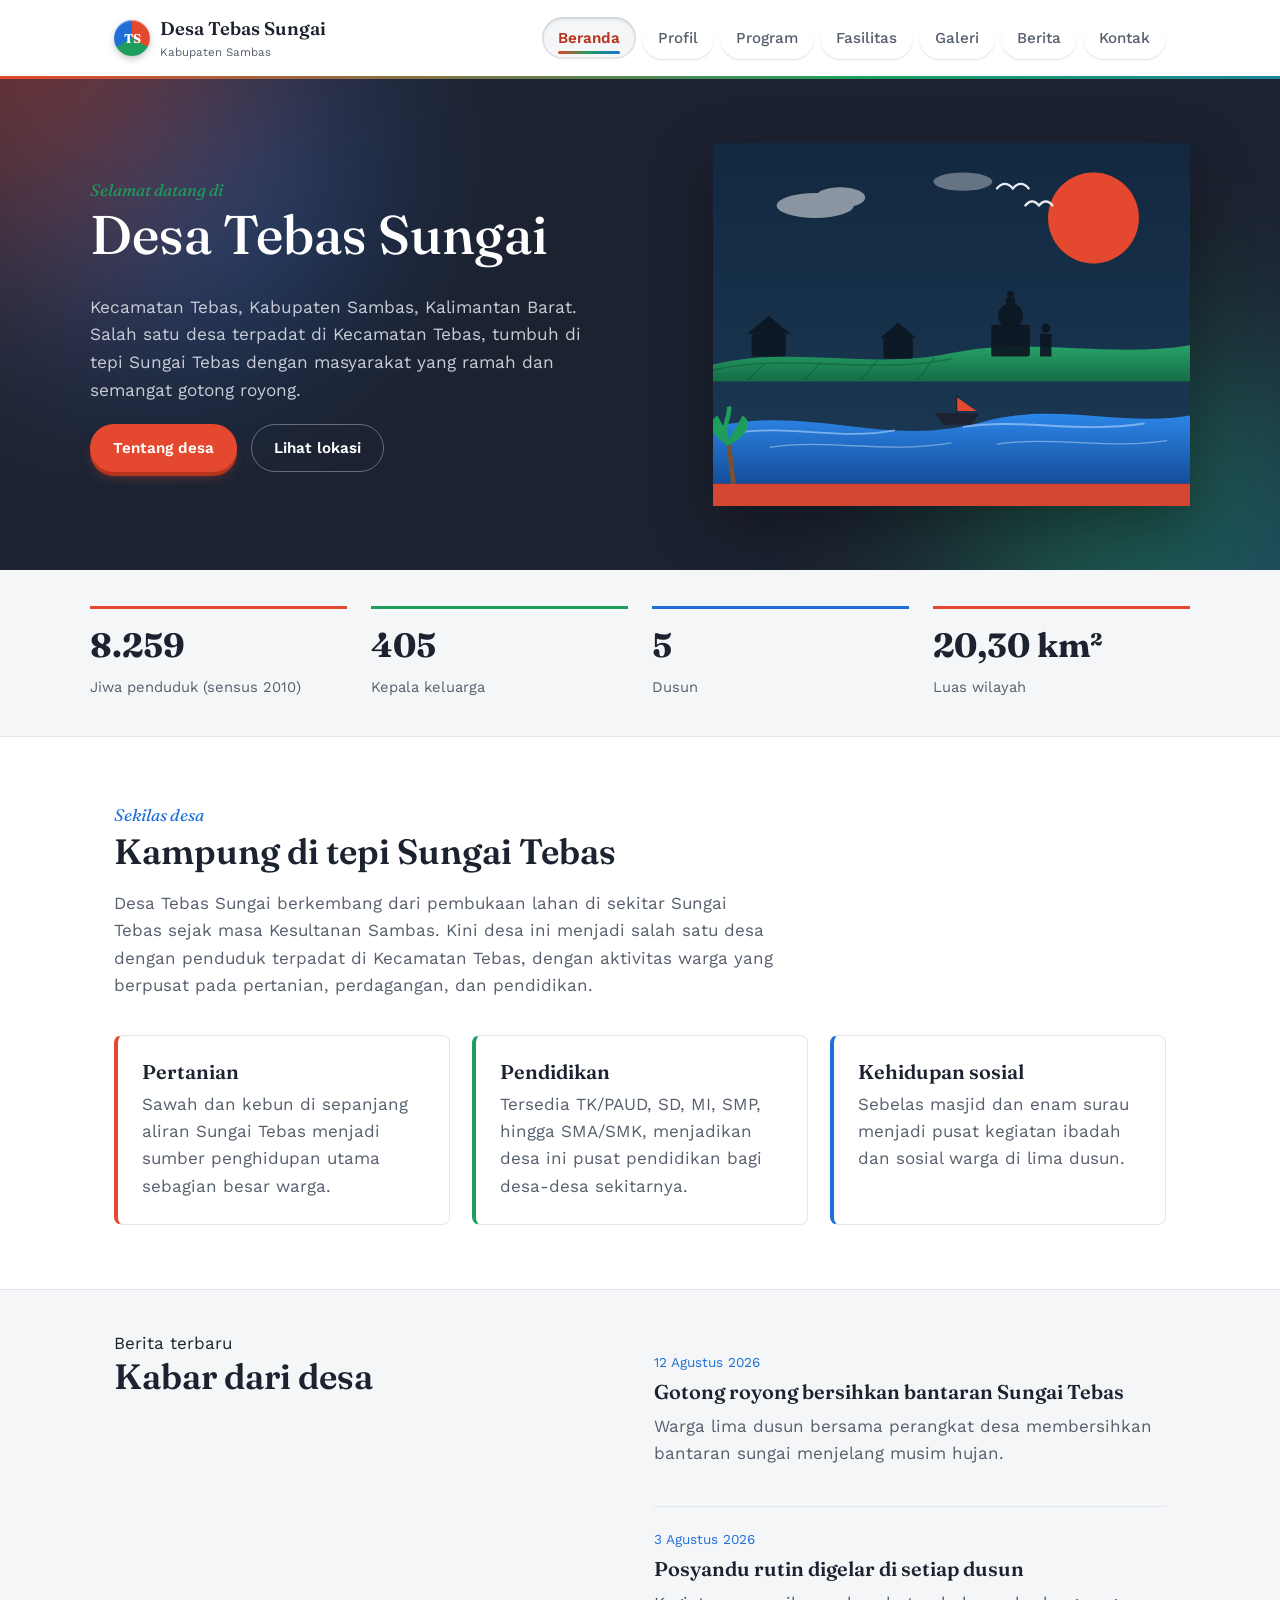
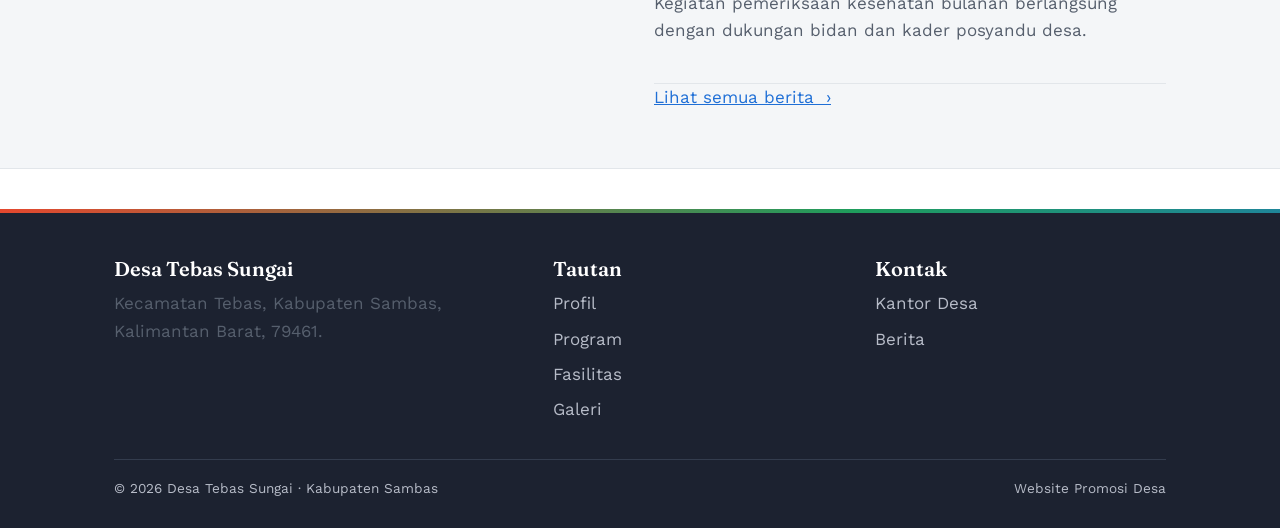
<file: index.html>
<!DOCTYPE html>
<html lang="id">
<head>
<meta charset="UTF-8">
<meta name="viewport" content="width=device-width, initial-scale=1.0">
<title>Beranda | Desa Tebas Sungai</title>
<meta name="description" content="Website resmi promosi Desa Tebas Sungai, Kecamatan Tebas, Kabupaten Sambas, Kalimantan Barat.">
<link rel="preconnect" href="https://fonts.googleapis.com">
<link href="https://fonts.googleapis.com/css2?family=Fraunces:ital,wght@0,500;0,600;1,500&family=Work+Sans:wght@400;500;600&display=swap" rel="stylesheet">
<link rel="stylesheet" href="style.css">
</head>
<body>

<nav class="site-nav">
  <div class="wrap">
    <a class="brand" href="index.html">
      <span class="brand-mark">TS</span>
      <span>Desa Tebas Sungai<small>Kabupaten Sambas</small></span>
    </a>
    <button class="nav-toggle" aria-label="Buka menu" aria-expanded="false"><span></span></button>
    <ul class="nav-links">
      <li><a href="index.html" aria-current="page">Beranda</a></li>
      <li><a href="profil.html">Profil</a></li>
      <li><a href="program.html">Program</a></li>
      <li><a href="fasilitas.html">Fasilitas</a></li>
      <li><a href="galeri.html">Galeri</a></li>
      <li><a href="berita.html">Berita</a></li>
      <li><a href="kontak.html">Kontak</a></li>
    </ul>
  </div>
</nav>

<header class="hero">
  <div class="wrap hero-inner">
    <div class="hero-text">
      <span class="hero-eyebrow">Selamat datang di</span>
      <h1>Desa Tebas Sungai</h1>
      <p>Kecamatan Tebas, Kabupaten Sambas, Kalimantan Barat. Salah satu desa terpadat di Kecamatan Tebas, tumbuh di tepi Sungai Tebas dengan masyarakat yang ramah dan semangat gotong royong.</p>
      <div class="hero-actions">
        <a class="btn btn-red" href="profil.html">Tentang desa</a>
        <a class="btn btn-outline" href="kontak.html">Lihat lokasi</a>
      </div>
    </div>
    <div class="hero-art" aria-hidden="true">
      <svg viewBox="0 0 420 320" xmlns="http://www.w3.org/2000/svg" role="img" aria-label="Ilustrasi Sungai Tebas, sawah, rumah panggung dan masjid desa">
        <defs>
          <linearGradient id="skyGrad" x1="0" y1="0" x2="0" y2="1">
            <stop offset="0%" stop-color="#12283f"/>
            <stop offset="100%" stop-color="#1c3a56"/>
          </linearGradient>
          <linearGradient id="riverGrad" x1="0" y1="0" x2="0" y2="1">
            <stop offset="0%" stop-color="#2c86e8"/>
            <stop offset="100%" stop-color="#144d99"/>
          </linearGradient>
          <linearGradient id="fieldGrad" x1="0" y1="0" x2="0" y2="1">
            <stop offset="0%" stop-color="#28b06c"/>
            <stop offset="100%" stop-color="#147245"/>
          </linearGradient>
        </defs>

        <rect x="0" y="0" width="420" height="320" fill="url(#skyGrad)"/>

        <!-- matahari berdenyut -->
        <circle class="sun-glow" cx="335" cy="66" r="40" fill="#e4482e"/>
        <circle class="sun-glow" cx="335" cy="66" r="40" fill="#e4482e" opacity="0.25" r="56"/>

        <!-- awan bergeser pelan -->
        <g class="cloud-drift" opacity="0.5">
          <ellipse cx="90" cy="55" rx="34" ry="11" fill="#ffffff"/>
          <ellipse cx="112" cy="48" rx="22" ry="9" fill="#ffffff"/>
        </g>
        <g class="cloud-drift2" opacity="0.35">
          <ellipse cx="220" cy="34" rx="26" ry="8" fill="#ffffff"/>
        </g>

        <!-- burung terbang -->
        <g class="bird-flap" stroke="#e9edf3" stroke-width="2" fill="none" stroke-linecap="round">
          <path d="M250 40 q7 -8 14 0 q7 -8 14 0"/>
        </g>
        <g class="bird-flap2" stroke="#e9edf3" stroke-width="2" fill="none" stroke-linecap="round">
          <path d="M275 55 q6 -7 12 0 q6 -7 12 0"/>
        </g>

        <!-- perbukitan & sawah jauh -->
        <path d="M0 195 C 70 178, 140 200, 210 185 C 280 170, 350 190, 420 178 L420 210 L0 210 Z" fill="url(#fieldGrad)" opacity="0.9"/>

        <!-- garis petak sawah -->
        <g stroke="#0f5b34" stroke-width="1.4" opacity="0.5">
          <path d="M0 200 C 70 184, 140 205, 210 190" fill="none"/>
          <path d="M30 209 L45 195 M80 209 L95 193 M130 209 L145 191 M180 209 L195 189" />
        </g>

        <!-- rumah panggung & masjid siluet di tepi sungai -->
        <g fill="#0d1622" opacity="0.92">
          <rect x="34" y="168" width="30" height="20" rx="2"/>
          <polygon points="30,168 49,152 68,168"/>
          <rect x="45" y="176" width="8" height="12"/>
          <rect x="150" y="172" width="26" height="18" rx="2"/>
          <polygon points="147,172 163,158 179,172"/>
          <!-- masjid: kubah & menara -->
          <rect x="245" y="160" width="34" height="28" rx="2"/>
          <circle cx="262" cy="152" r="11"/>
          <rect x="258" y="136" width="8" height="18"/>
          <circle cx="262" cy="133" r="3"/>
          <rect x="288" y="168" width="10" height="20"/>
          <circle cx="293" cy="163" r="4"/>
        </g>

        <!-- sungai dengan riak berkilau -->
        <path d="M0 250 C 90 230, 150 270, 240 245 C 300 228, 360 250, 420 240 L420 300 L0 300 Z" fill="url(#riverGrad)"/>
        <g class="water-shimmer" stroke="#bfe0ff" stroke-width="1.6" opacity="0.55" fill="none">
          <path d="M20 255 C 70 248, 110 262, 160 253"/>
          <path d="M220 250 C 270 242, 320 256, 380 247"/>
        </g>
        <g class="water-shimmer2" stroke="#eaf5ff" stroke-width="1.2" opacity="0.4" fill="none">
          <path d="M50 268 C 100 260, 150 274, 210 264"/>
          <path d="M250 265 C 300 258, 350 270, 400 262"/>
        </g>

        <!-- perahu kecil terombang-ambing -->
        <g class="boat-bob">
          <path d="M195 238 L235 238 L227 248 L203 248 Z" fill="#1c2230"/>
          <line x1="215" y1="238" x2="215" y2="222" stroke="#1c2230" stroke-width="2"/>
          <path d="M215 224 L232 236 L215 236 Z" fill="#e4482e"/>
        </g>

        <!-- tanah / jalan desa -->
        <path d="M0 300 L420 300 L420 320 L0 320 Z" fill="#e4482e" opacity="0.92"/>

        <!-- pohon kelapa bergoyang di tepi -->
        <g class="leaf-sway">
          <line x1="18" y1="300" x2="14" y2="266" stroke="#7a5030" stroke-width="4"/>
          <path d="M14 266 C -2 258, -6 246, 4 240 C 10 252, 14 258, 14 266 Z" fill="#1f9d5c"/>
          <path d="M14 266 C 30 258, 36 246, 26 240 C 20 252, 14 258, 14 266 Z" fill="#1f9d5c"/>
          <path d="M14 266 C 6 250, 16 240, 14 232" fill="none" stroke="#1f9d5c" stroke-width="4"/>
        </g>
      </svg>
    </div>
  </div>
</header>

<section class="stats">
  <div class="wrap stats-grid">
    <div class="stat"><b data-count="8259">0</b><span>Jiwa penduduk (sensus 2010)</span></div>
    <div class="stat"><b data-count="405">0</b><span>Kepala keluarga</span></div>
    <div class="stat"><b data-count="5">0</b><span>Dusun</span></div>
    <div class="stat"><b data-count="20,30" data-suffix=" km²">0</b><span>Luas wilayah</span></div>
  </div>
</section>

<section class="block">
  <div class="wrap">
    <div class="section-head">
      <span class="kicker">Sekilas desa</span>
      <h2>Kampung di tepi Sungai Tebas</h2>
      <p>Desa Tebas Sungai berkembang dari pembukaan lahan di sekitar Sungai Tebas sejak masa Kesultanan Sambas. Kini desa ini menjadi salah satu desa dengan penduduk terpadat di Kecamatan Tebas, dengan aktivitas warga yang berpusat pada pertanian, perdagangan, dan pendidikan.</p>
    </div>
    <div class="grid-3">
      <div class="card">
        <h3>Pertanian</h3>
        <p>Sawah dan kebun di sepanjang aliran Sungai Tebas menjadi sumber penghidupan utama sebagian besar warga.</p>
      </div>
      <div class="card">
        <h3>Pendidikan</h3>
        <p>Tersedia TK/PAUD, SD, MI, SMP, hingga SMA/SMK, menjadikan desa ini pusat pendidikan bagi desa-desa sekitarnya.</p>
      </div>
      <div class="card">
        <h3>Kehidupan sosial</h3>
        <p>Sebelas masjid dan enam surau menjadi pusat kegiatan ibadah dan sosial warga di lima dusun.</p>
      </div>
    </div>
  </div>
</section>

<section class="block tight" style="background:var(--paper-tint); border-top:1px solid var(--line); border-bottom:1px solid var(--line);">
  <div class="wrap grid-2">
    <div>
      <span class="kicker">Berita terbaru</span>
      <h2>Kabar dari desa</h2>
    </div>
    <div>
      <div class="news-item">
        <span class="news-date">12 Agustus 2026</span>
        <h3>Gotong royong bersihkan bantaran Sungai Tebas</h3>
        <p>Warga lima dusun bersama perangkat desa membersihkan bantaran sungai menjelang musim hujan.</p>
      </div>
      <div class="news-item">
        <span class="news-date">3 Agustus 2026</span>
        <h3>Posyandu rutin digelar di setiap dusun</h3>
        <p>Kegiatan pemeriksaan kesehatan bulanan berlangsung dengan dukungan bidan dan kader posyandu desa.</p>
      </div>
      <p><a href="berita.html">Lihat semua berita &nbsp;›</a></p>
    </div>
  </div>
</section>

<footer class="site-footer">
  <div class="wrap">
    <div class="footer-grid">
      <div>
        <h3>Desa Tebas Sungai</h3>
        <p>Kecamatan Tebas, Kabupaten Sambas, Kalimantan Barat, 79461.</p>
      </div>
      <div>
        <h3>Tautan</h3>
        <a href="profil.html">Profil</a>
        <a href="program.html">Program</a>
        <a href="fasilitas.html">Fasilitas</a>
        <a href="galeri.html">Galeri</a>
      </div>
      <div>
        <h3>Kontak</h3>
        <a href="kontak.html">Kantor Desa</a>
        <a href="berita.html">Berita</a>
      </div>
    </div>
    <div class="footer-bottom">
      <span>© 2026 Desa Tebas Sungai · Kabupaten Sambas</span>
      <span>Website Promosi Desa</span>
    </div>
  </div>
</footer>

<script src="script.js"></script>
</body>
</html>
</file>
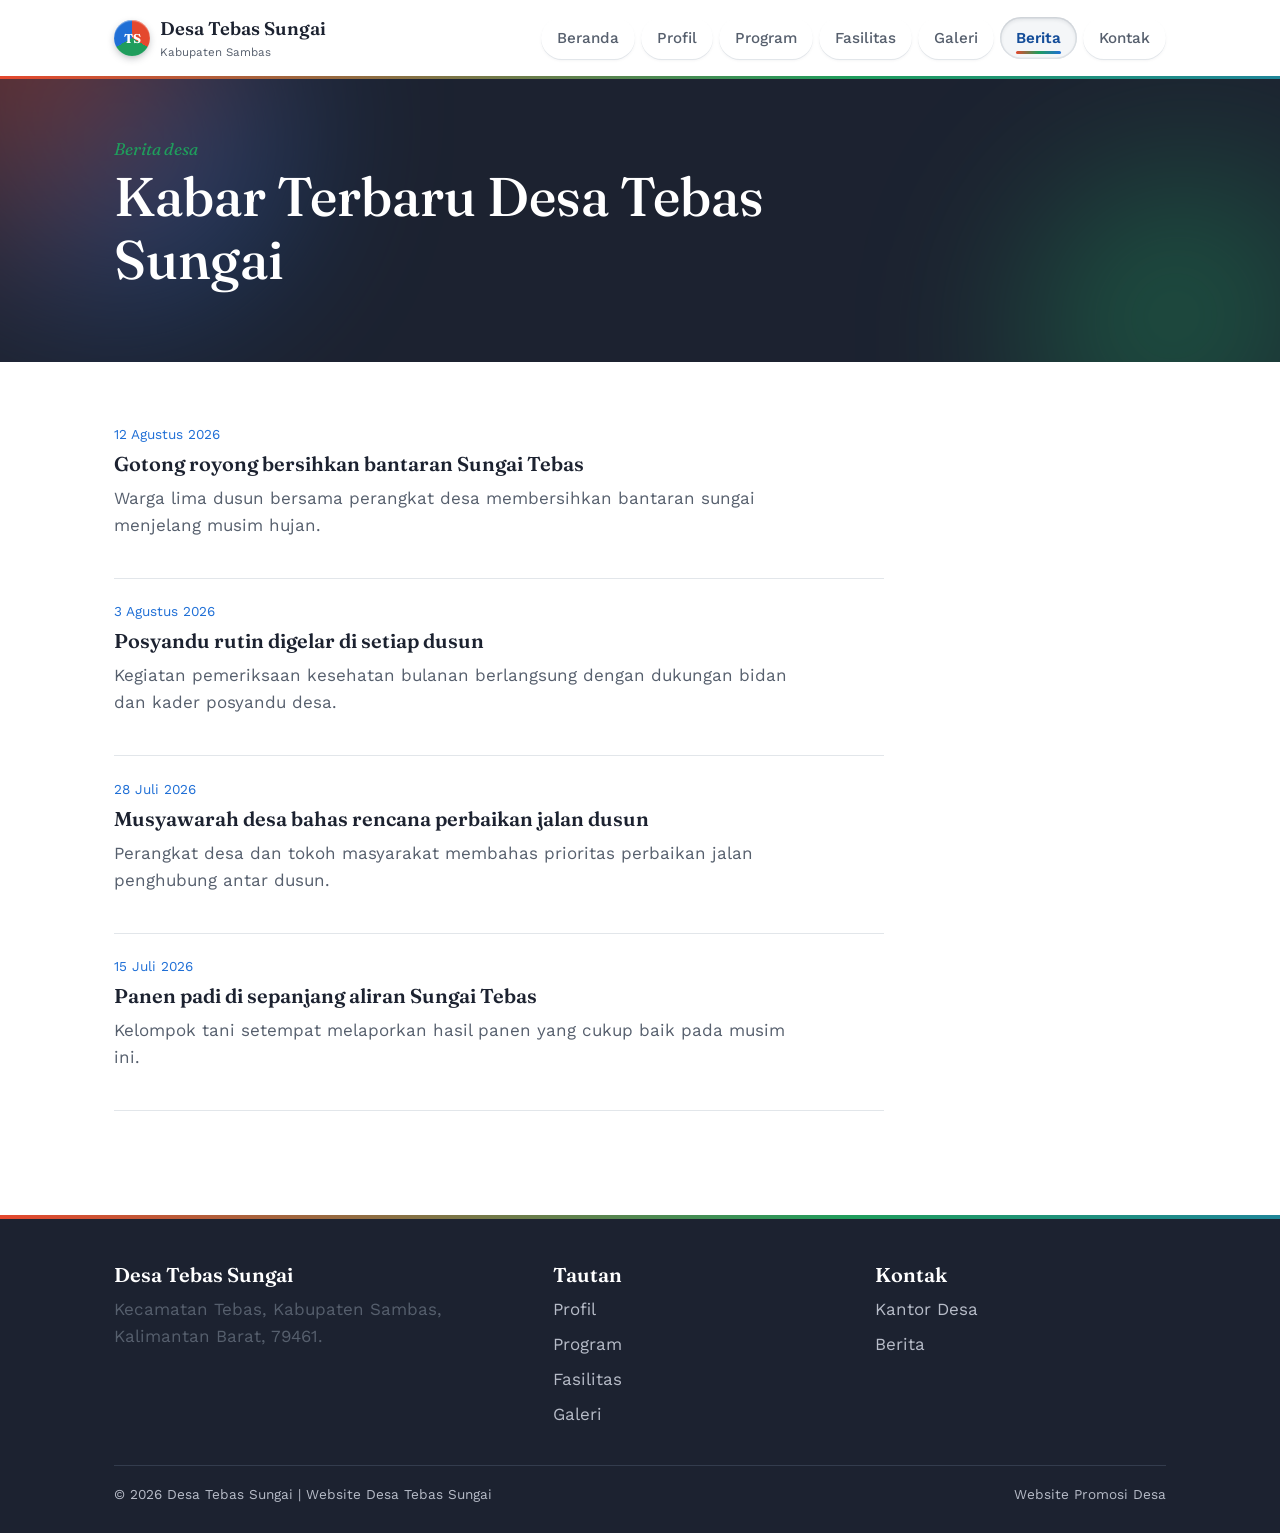
<file: berita.html>
<!DOCTYPE html>
<html lang="id">
<head>
<meta charset="UTF-8">
<meta name="viewport" content="width=device-width, initial-scale=1.0">
<title>Berita | Desa Tebas Sungai</title>
<link rel="preconnect" href="https://fonts.googleapis.com">
<link href="https://fonts.googleapis.com/css2?family=Fraunces:ital,wght@0,500;0,600;1,500&family=Work+Sans:wght@400;500;600&display=swap" rel="stylesheet">
<link rel="stylesheet" href="style.css">
</head>
<body>

<nav class="site-nav">
  <div class="wrap">
    <a class="brand" href="index.html">
      <span class="brand-mark">TS</span>
      <span>Desa Tebas Sungai<small>Kabupaten Sambas</small></span>
    </a>
    <button class="nav-toggle" aria-label="Buka menu" aria-expanded="false"><span></span></button>
    <ul class="nav-links">
      <li><a href="index.html">Beranda</a></li>
      <li><a href="profil.html">Profil</a></li>
      <li><a href="program.html">Program</a></li>
      <li><a href="fasilitas.html">Fasilitas</a></li>
      <li><a href="galeri.html">Galeri</a></li>
      <li><a href="berita.html" aria-current="page">Berita</a></li>
      <li><a href="kontak.html">Kontak</a></li>
    </ul>
  </div>
</nav>

<section class="block page-hero">
  <div class="wrap">
    <div class="section-head">
      <span class="kicker">Berita desa</span>
      <h1>Kabar Terbaru Desa Tebas Sungai</h1>
    </div>
  </div>
</section>

<section class="block" style="padding-top:40px;">
  <div class="wrap">
    <div style="max-width:70ch;">
      <div class="news-item">
        <span class="news-date">12 Agustus 2026</span>
        <h3>Gotong royong bersihkan bantaran Sungai Tebas</h3>
        <p>Warga lima dusun bersama perangkat desa membersihkan bantaran sungai menjelang musim hujan.</p>
      </div>
      <div class="news-item">
        <span class="news-date">3 Agustus 2026</span>
        <h3>Posyandu rutin digelar di setiap dusun</h3>
        <p>Kegiatan pemeriksaan kesehatan bulanan berlangsung dengan dukungan bidan dan kader posyandu desa.</p>
      </div>
      <div class="news-item">
        <span class="news-date">28 Juli 2026</span>
        <h3>Musyawarah desa bahas rencana perbaikan jalan dusun</h3>
        <p>Perangkat desa dan tokoh masyarakat membahas prioritas perbaikan jalan penghubung antar dusun.</p>
      </div>
      <div class="news-item">
        <span class="news-date">15 Juli 2026</span>
        <h3>Panen padi di sepanjang aliran Sungai Tebas</h3>
        <p>Kelompok tani setempat melaporkan hasil panen yang cukup baik pada musim ini.</p>
      </div>
    </div>
  </div>
</section>

<footer class="site-footer">
  <div class="wrap">
    <div class="footer-grid">
      <div>
        <h3>Desa Tebas Sungai</h3>
        <p>Kecamatan Tebas, Kabupaten Sambas, Kalimantan Barat, 79461.</p>
      </div>
      <div>
        <h3>Tautan</h3>
        <a href="profil.html">Profil</a>
        <a href="program.html">Program</a>
        <a href="fasilitas.html">Fasilitas</a>
        <a href="galeri.html">Galeri</a>
      </div>
      <div>
        <h3>Kontak</h3>
        <a href="kontak.html">Kantor Desa</a>
        <a href="berita.html">Berita</a>
      </div>
    </div>
    <div class="footer-bottom">
      <span>© 2026 Desa Tebas Sungai | Website Desa Tebas Sungai</span>
      <span>Website Promosi Desa</span>
    </div>
  </div>
</footer>

<script src="script.js"></script>
</body>
</html>
</file>
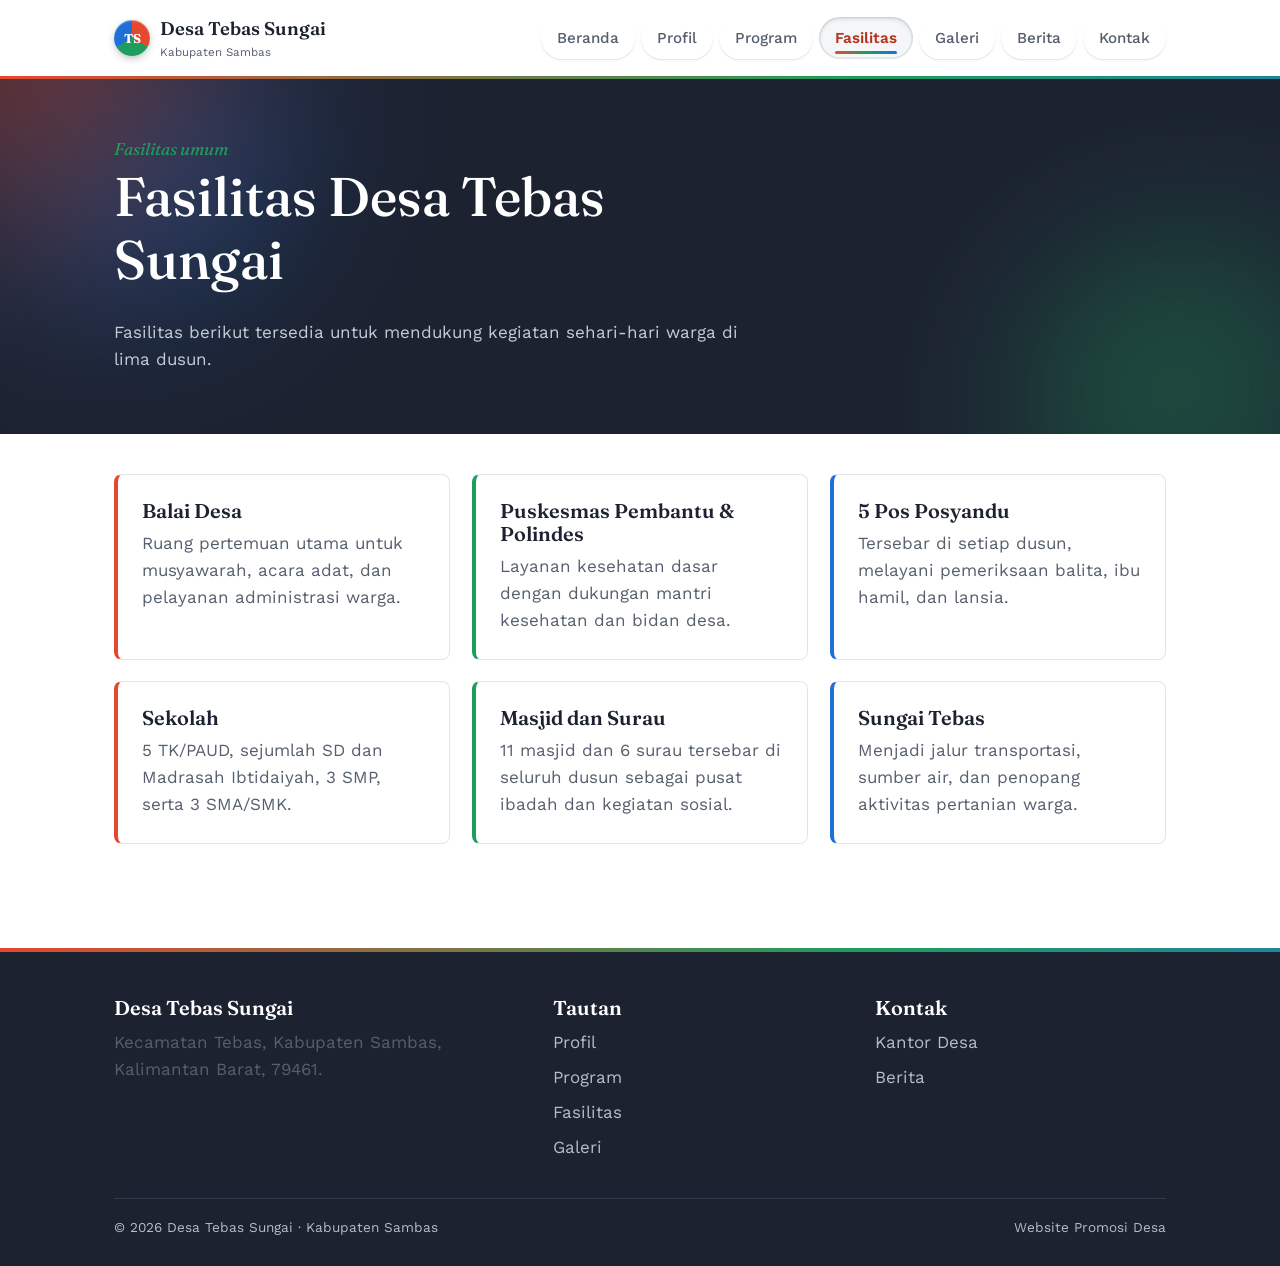
<file: fasilitas.html>
<!DOCTYPE html>
<html lang="id">
<head>
<meta charset="UTF-8">
<meta name="viewport" content="width=device-width, initial-scale=1.0">
<title>Fasilitas | Desa Tebas Sungai</title>
<link rel="preconnect" href="https://fonts.googleapis.com">
<link href="https://fonts.googleapis.com/css2?family=Fraunces:ital,wght@0,500;0,600;1,500&family=Work+Sans:wght@400;500;600&display=swap" rel="stylesheet">
<link rel="stylesheet" href="style.css">
</head>
<body>

<nav class="site-nav">
  <div class="wrap">
    <a class="brand" href="index.html">
      <span class="brand-mark">TS</span>
      <span>Desa Tebas Sungai<small>Kabupaten Sambas</small></span>
    </a>
    <button class="nav-toggle" aria-label="Buka menu" aria-expanded="false"><span></span></button>
    <ul class="nav-links">
      <li><a href="index.html">Beranda</a></li>
      <li><a href="profil.html">Profil</a></li>
      <li><a href="program.html">Program</a></li>
      <li><a href="fasilitas.html" aria-current="page">Fasilitas</a></li>
      <li><a href="galeri.html">Galeri</a></li>
      <li><a href="berita.html">Berita</a></li>
      <li><a href="kontak.html">Kontak</a></li>
    </ul>
  </div>
</nav>

<section class="block page-hero">
  <div class="wrap">
    <div class="section-head">
      <span class="kicker">Fasilitas umum</span>
      <h1>Fasilitas Desa Tebas Sungai</h1>
      <p>Fasilitas berikut tersedia untuk mendukung kegiatan sehari-hari warga di lima dusun.</p>
    </div>
  </div>
</section>

<section class="block" style="padding-top:40px;">
  <div class="wrap">
    <div class="grid-3">
      <div class="card"><h3>Balai Desa</h3><p>Ruang pertemuan utama untuk musyawarah, acara adat, dan pelayanan administrasi warga.</p></div>
      <div class="card"><h3>Puskesmas Pembantu & Polindes</h3><p>Layanan kesehatan dasar dengan dukungan mantri kesehatan dan bidan desa.</p></div>
      <div class="card"><h3>5 Pos Posyandu</h3><p>Tersebar di setiap dusun, melayani pemeriksaan balita, ibu hamil, dan lansia.</p></div>
      <div class="card"><h3>Sekolah</h3><p>5 TK/PAUD, sejumlah SD dan Madrasah Ibtidaiyah, 3 SMP, serta 3 SMA/SMK.</p></div>
      <div class="card"><h3>Masjid dan Surau</h3><p>11 masjid dan 6 surau tersebar di seluruh dusun sebagai pusat ibadah dan kegiatan sosial.</p></div>
      <div class="card"><h3>Sungai Tebas</h3><p>Menjadi jalur transportasi, sumber air, dan penopang aktivitas pertanian warga.</p></div>
    </div>
  </div>
</section>

<footer class="site-footer">
  <div class="wrap">
    <div class="footer-grid">
      <div>
        <h3>Desa Tebas Sungai</h3>
        <p>Kecamatan Tebas, Kabupaten Sambas, Kalimantan Barat, 79461.</p>
      </div>
      <div>
        <h3>Tautan</h3>
        <a href="profil.html">Profil</a>
        <a href="program.html">Program</a>
        <a href="fasilitas.html">Fasilitas</a>
        <a href="galeri.html">Galeri</a>
      </div>
      <div>
        <h3>Kontak</h3>
        <a href="kontak.html">Kantor Desa</a>
        <a href="berita.html">Berita</a>
      </div>
    </div>
    <div class="footer-bottom">
      <span>© 2026 Desa Tebas Sungai · Kabupaten Sambas</span>
      <span>Website Promosi Desa</span>
    </div>
  </div>
</footer>

<script src="script.js"></script>
</body>
</html>
</file>
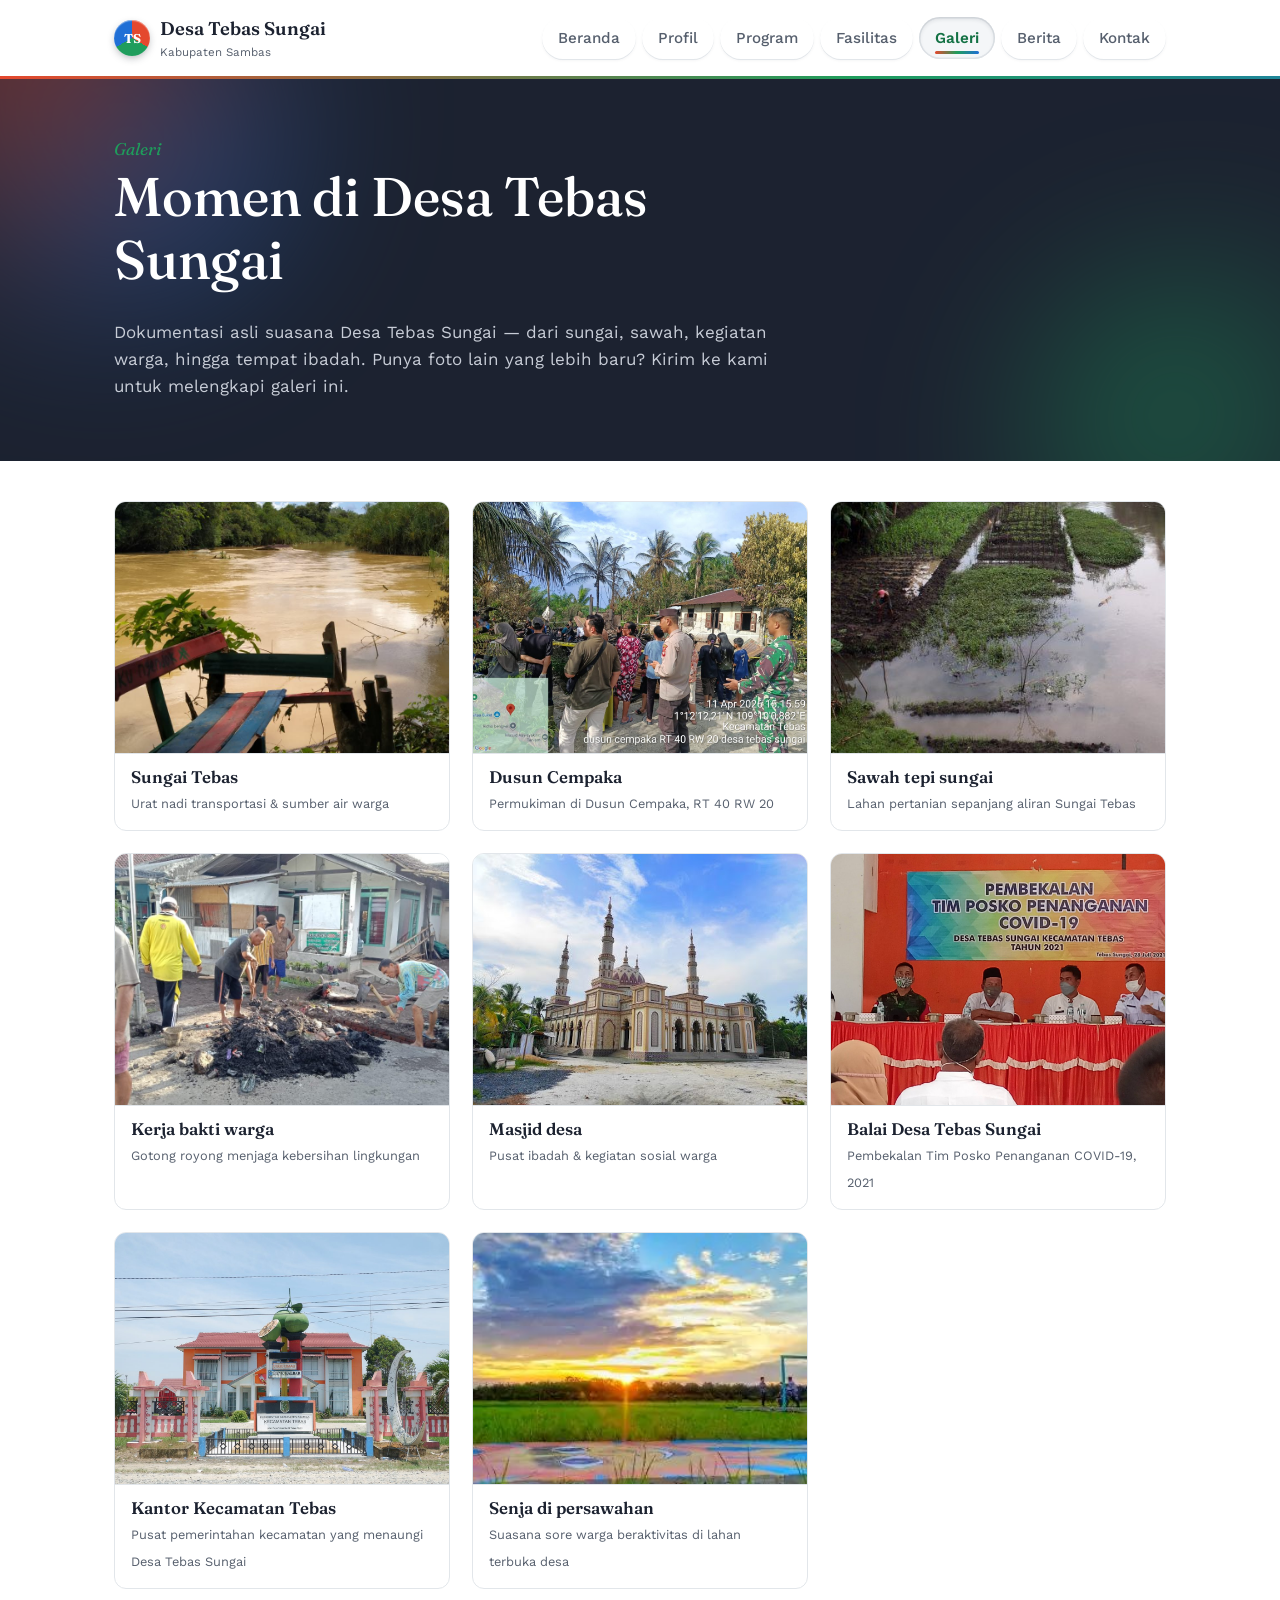
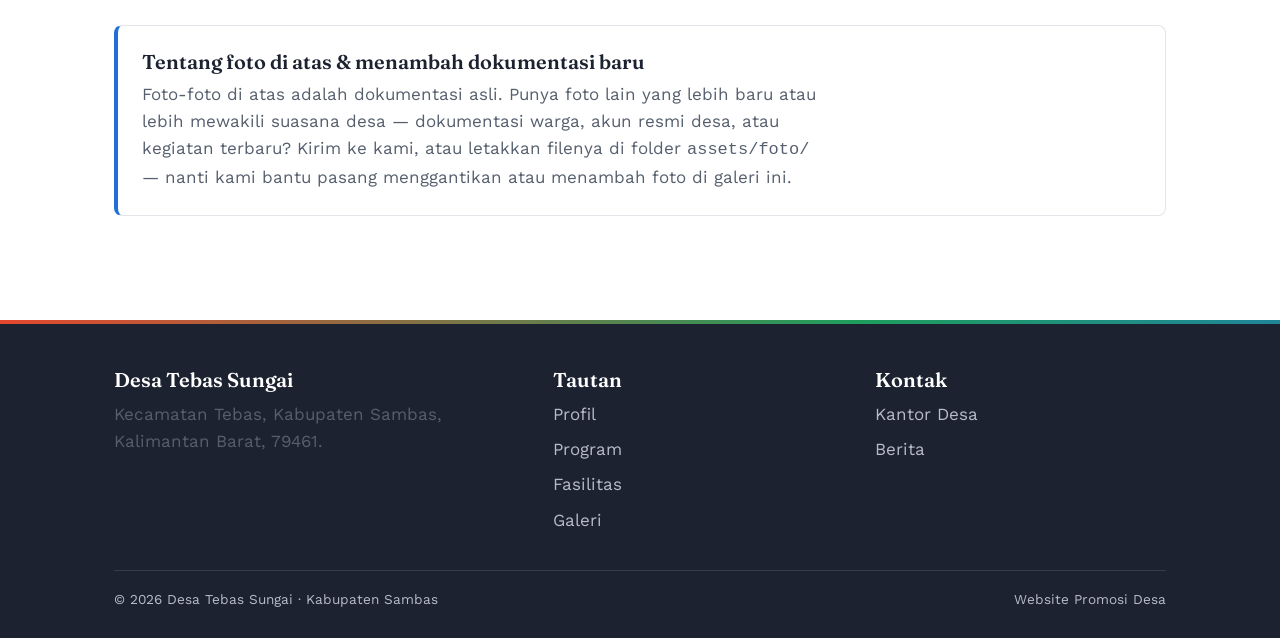
<file: galeri.html>
<!DOCTYPE html>
<html lang="id">
<head>
<meta charset="UTF-8">
<meta name="viewport" content="width=device-width, initial-scale=1.0">
<title>Galeri | Desa Tebas Sungai</title>
<link rel="preconnect" href="https://fonts.googleapis.com">
<link href="https://fonts.googleapis.com/css2?family=Fraunces:ital,wght@0,500;0,600;1,500&family=Work+Sans:wght@400;500;600&display=swap" rel="stylesheet">
<link rel="stylesheet" href="style.css">
</head>
<body>

<nav class="site-nav">
  <div class="wrap">
    <a class="brand" href="index.html">
      <span class="brand-mark">TS</span>
      <span>Desa Tebas Sungai<small>Kabupaten Sambas</small></span>
    </a>
    <button class="nav-toggle" aria-label="Buka menu" aria-expanded="false"><span></span></button>
    <ul class="nav-links">
      <li><a href="index.html">Beranda</a></li>
      <li><a href="profil.html">Profil</a></li>
      <li><a href="program.html">Program</a></li>
      <li><a href="fasilitas.html">Fasilitas</a></li>
      <li><a href="galeri.html" aria-current="page">Galeri</a></li>
      <li><a href="berita.html">Berita</a></li>
      <li><a href="kontak.html">Kontak</a></li>
    </ul>
  </div>
</nav>

<section class="block page-hero">
  <div class="wrap">
    <div class="section-head">
      <span class="kicker">Galeri</span>
      <h1>Momen di Desa Tebas Sungai</h1>
      <p>Dokumentasi asli suasana Desa Tebas Sungai — dari sungai, sawah, kegiatan warga, hingga tempat ibadah. Punya foto lain yang lebih baru? Kirim ke kami untuk melengkapi galeri ini.</p>
    </div>
  </div>
</section>

<section class="block" style="padding-top:40px;">
  <div class="wrap">
    <div class="grid-3">

      <figure class="gallery-scene">
        <div class="scene-frame">
          <img src="assets/foto/sungai-tebas.jpg" alt="Sungai Tebas" loading="lazy">
        </div>
        <figcaption class="scene-caption"><h3>Sungai Tebas</h3><span>Urat nadi transportasi &amp; sumber air warga</span></figcaption>
      </figure>

      <figure class="gallery-scene">
        <div class="scene-frame">
          <img src="assets/foto/dusun-cempaka.jpg" alt="Dusun Cempaka" loading="lazy">
        </div>
        <figcaption class="scene-caption"><h3>Dusun Cempaka</h3><span>Permukiman di Dusun Cempaka, RT 40 RW 20</span></figcaption>
      </figure>

      <figure class="gallery-scene">
        <div class="scene-frame">
          <img src="assets/foto/sawah-tepi-sungai.jpg" alt="Sawah tepi sungai" loading="lazy">
        </div>
        <figcaption class="scene-caption"><h3>Sawah tepi sungai</h3><span>Lahan pertanian sepanjang aliran Sungai Tebas</span></figcaption>
      </figure>

      <figure class="gallery-scene">
        <div class="scene-frame">
          <img src="assets/foto/kerja-bakti-warga.jpg" alt="Kerja bakti warga" loading="lazy">
        </div>
        <figcaption class="scene-caption"><h3>Kerja bakti warga</h3><span>Gotong royong menjaga kebersihan lingkungan</span></figcaption>
      </figure>

      <figure class="gallery-scene">
        <div class="scene-frame">
          <img src="assets/foto/masjid-desa.jpg" alt="Masjid desa" loading="lazy">
        </div>
        <figcaption class="scene-caption"><h3>Masjid desa</h3><span>Pusat ibadah &amp; kegiatan sosial warga</span></figcaption>
      </figure>

      <figure class="gallery-scene">
        <div class="scene-frame">
          <img src="assets/foto/balai-desa-tebas-sungai.jpg" alt="Balai Desa Tebas Sungai" loading="lazy">
        </div>
        <figcaption class="scene-caption"><h3>Balai Desa Tebas Sungai</h3><span>Pembekalan Tim Posko Penanganan COVID-19, 2021</span></figcaption>
      </figure>

      <figure class="gallery-scene">
        <div class="scene-frame">
          <img src="assets/foto/kantor-kecamatan-tebas.jpg" alt="Kantor Kecamatan Tebas" loading="lazy">
        </div>
        <figcaption class="scene-caption"><h3>Kantor Kecamatan Tebas</h3><span>Pusat pemerintahan kecamatan yang menaungi Desa Tebas Sungai</span></figcaption>
      </figure>

      <figure class="gallery-scene">
        <div class="scene-frame">
          <img src="assets/foto/senja-sawah.jpg" alt="Senja di area persawahan" loading="lazy">
        </div>
        <figcaption class="scene-caption"><h3>Senja di persawahan</h3><span>Suasana sore warga beraktivitas di lahan terbuka desa</span></figcaption>
      </figure>

    </div>

    <div class="card" style="margin-top:36px;">
      <h3>Tentang foto di atas &amp; menambah dokumentasi baru</h3>
      <p>Foto-foto di atas adalah dokumentasi asli. Punya foto lain yang lebih baru atau lebih mewakili suasana desa — dokumentasi warga, akun resmi desa, atau kegiatan terbaru? Kirim ke kami, atau letakkan filenya di folder <code>assets/foto/</code> — nanti kami bantu pasang menggantikan atau menambah foto di galeri ini.</p>
    </div>
  </div>
</section>

<footer class="site-footer">
  <div class="wrap">
    <div class="footer-grid">
      <div>
        <h3>Desa Tebas Sungai</h3>
        <p>Kecamatan Tebas, Kabupaten Sambas, Kalimantan Barat, 79461.</p>
      </div>
      <div>
        <h3>Tautan</h3>
        <a href="profil.html">Profil</a>
        <a href="program.html">Program</a>
        <a href="fasilitas.html">Fasilitas</a>
        <a href="galeri.html">Galeri</a>
      </div>
      <div>
        <h3>Kontak</h3>
        <a href="kontak.html">Kantor Desa</a>
        <a href="berita.html">Berita</a>
      </div>
    </div>
    <div class="footer-bottom">
      <span>© 2026 Desa Tebas Sungai · Kabupaten Sambas</span>
      <span>Website Promosi Desa</span>
    </div>
  </div>
</footer>

<script src="script.js"></script>
</body>
</html>
</file>
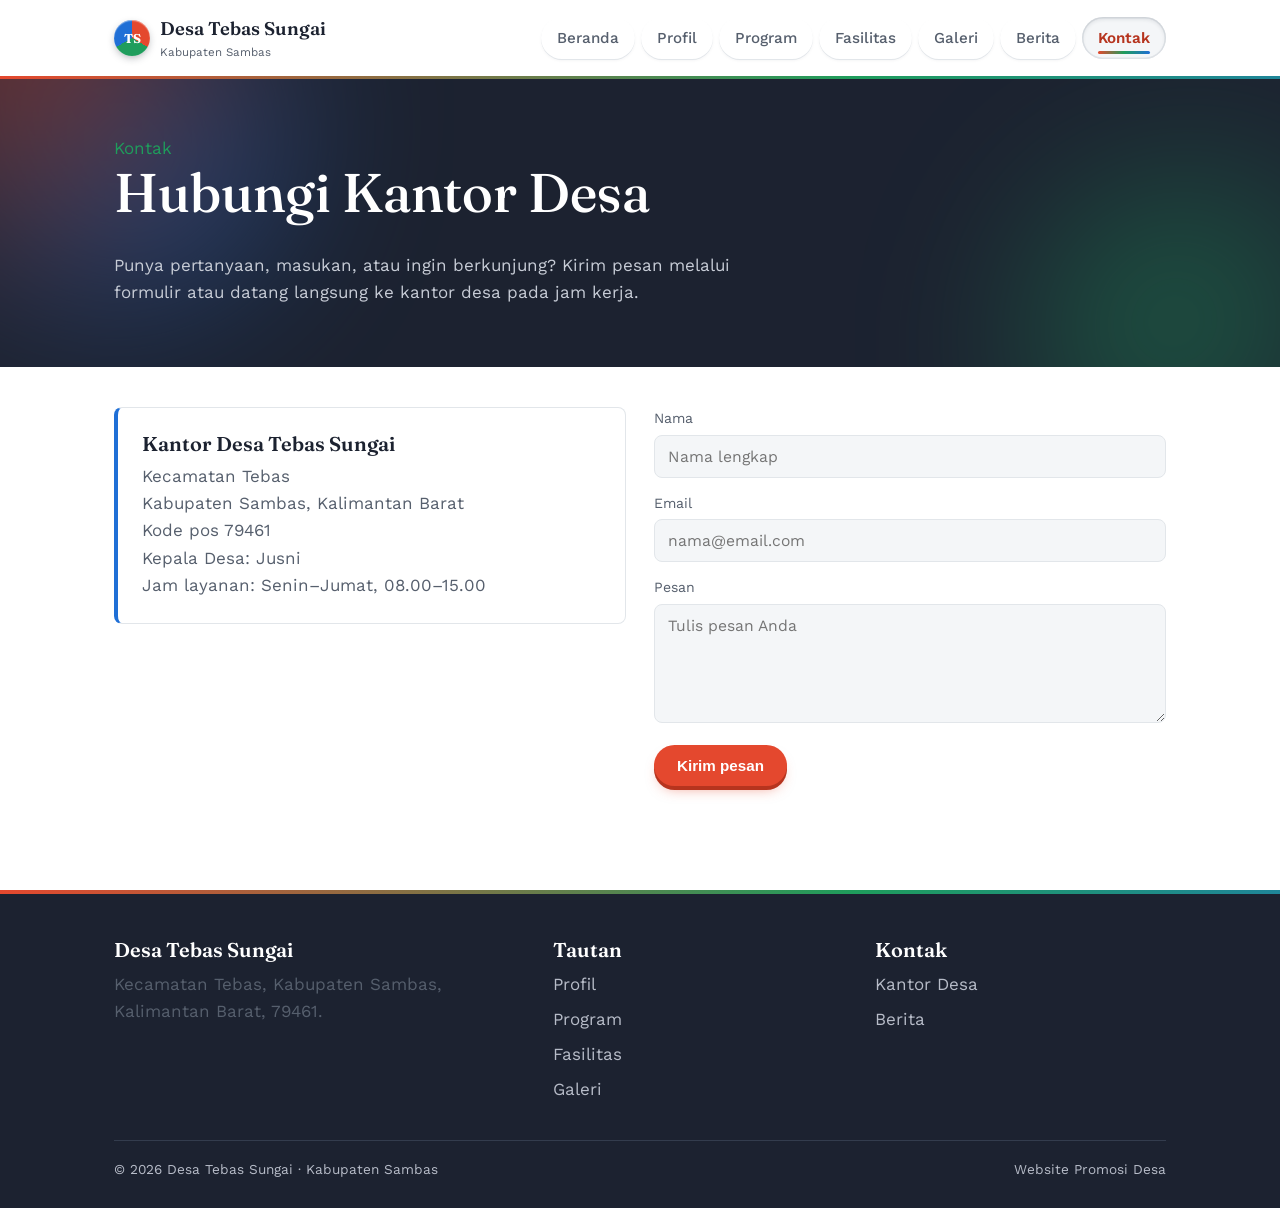
<file: kontak.html>
<!DOCTYPE html>
<html lang="id">
<head>
<meta charset="UTF-8">
<meta name="viewport" content="width=device-width, initial-scale=1.0">
<title>Kontak | Desa Tebas Sungai</title>
<link rel="preconnect" href="https://fonts.googleapis.com">
<link href="https://fonts.googleapis.com/css2?family=Fraunces:ital,wght@0,500;0,600;1,500&family=Work+Sans:wght@400;500;600&display=swap" rel="stylesheet">
<link rel="stylesheet" href="style.css">
</head>
<body>

<nav class="site-nav">
  <div class="wrap">
    <a class="brand" href="index.html">
      <span class="brand-mark">TS</span>
      <span>Desa Tebas Sungai<small>Kabupaten Sambas</small></span>
    </a>
    <button class="nav-toggle" aria-label="Buka menu" aria-expanded="false"><span></span></button>
    <ul class="nav-links">
      <li><a href="index.html">Beranda</a></li>
      <li><a href="profil.html">Profil</a></li>
      <li><a href="program.html">Program</a></li>
      <li><a href="fasilitas.html">Fasilitas</a></li>
      <li><a href="galeri.html">Galeri</a></li>
      <li><a href="berita.html">Berita</a></li>
      <li><a href="kontak.html" aria-current="page">Kontak</a></li>
    </ul>
  </div>
</nav>

<section class="block page-hero">
  <div class="wrap">
    <span class="kicker">Kontak</span>
    <h1>Hubungi Kantor Desa</h1>
    <p>Punya pertanyaan, masukan, atau ingin berkunjung? Kirim pesan melalui formulir atau datang langsung ke kantor desa pada jam kerja.</p>
  </div>
</section>

<section class="block" style="padding-top:40px;">
  <div class="wrap grid-2">
    <div>
      <div class="card">
        <h3>Kantor Desa Tebas Sungai</h3>
        <p>Kecamatan Tebas<br>Kabupaten Sambas, Kalimantan Barat<br>Kode pos 79461</p>
        <p>Kepala Desa: Jusni</p>
        <p>Jam layanan: Senin–Jumat, 08.00–15.00</p>
      </div>
    </div>

    <div>
      <form class="contact-form">
        <div>
          <label for="nama">Nama</label>
          <input id="nama" name="nama" type="text" placeholder="Nama lengkap">
        </div>
        <div>
          <label for="email">Email</label>
          <input id="email" name="email" type="email" placeholder="nama@email.com">
        </div>
        <div>
          <label for="pesan">Pesan</label>
          <textarea id="pesan" name="pesan" rows="5" placeholder="Tulis pesan Anda"></textarea>
        </div>
        <button class="btn btn-red" type="submit" style="justify-self:start;">Kirim pesan</button>
      </form>
    </div>
  </div>
</section>

<footer class="site-footer">
  <div class="wrap">
    <div class="footer-grid">
      <div>
        <h3>Desa Tebas Sungai</h3>
        <p>Kecamatan Tebas, Kabupaten Sambas, Kalimantan Barat, 79461.</p>
      </div>
      <div>
        <h3>Tautan</h3>
        <a href="profil.html">Profil</a>
        <a href="program.html">Program</a>
        <a href="fasilitas.html">Fasilitas</a>
        <a href="galeri.html">Galeri</a>
      </div>
      <div>
        <h3>Kontak</h3>
        <a href="kontak.html">Kantor Desa</a>
        <a href="berita.html">Berita</a>
      </div>
    </div>
    <div class="footer-bottom">
      <span>© 2026 Desa Tebas Sungai · Kabupaten Sambas</span>
      <span>Website Promosi Desa</span>
    </div>
  </div>
</footer>

<script src="script.js"></script>
</body>
</html>
</file>
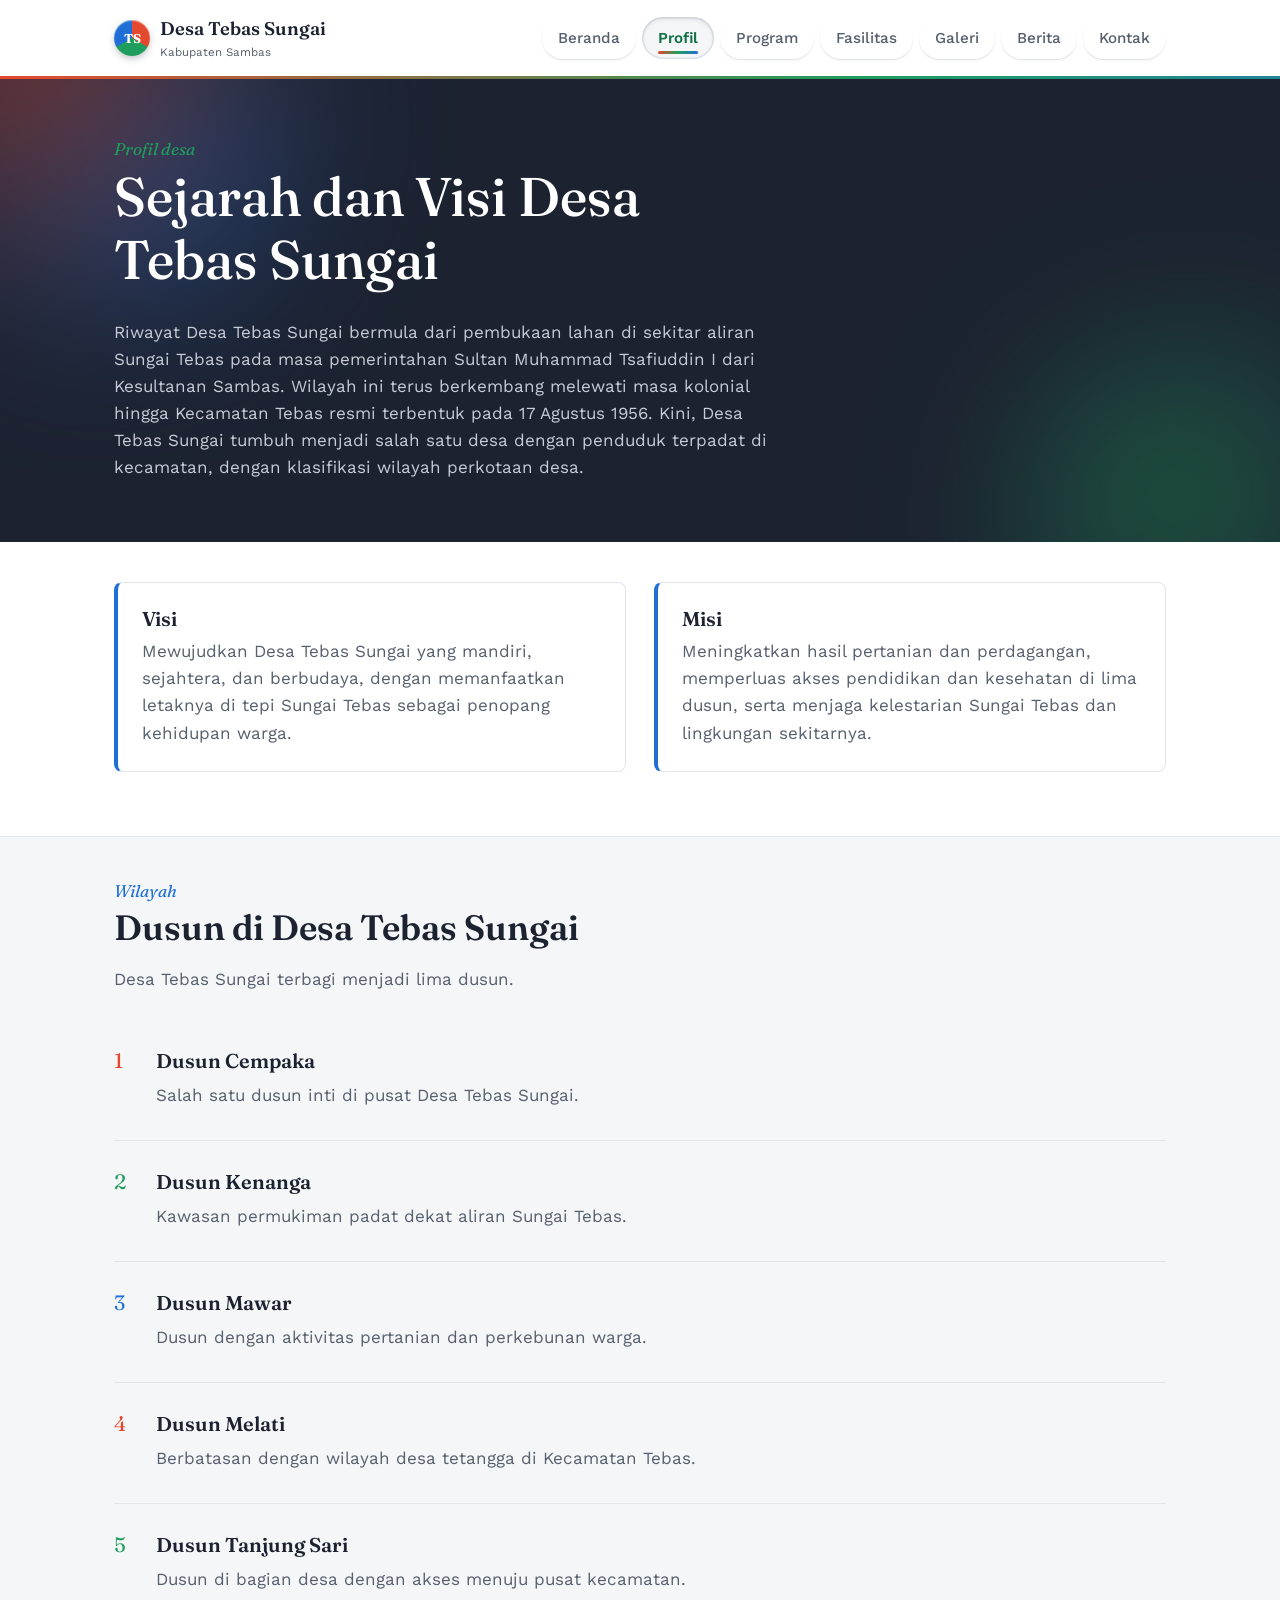
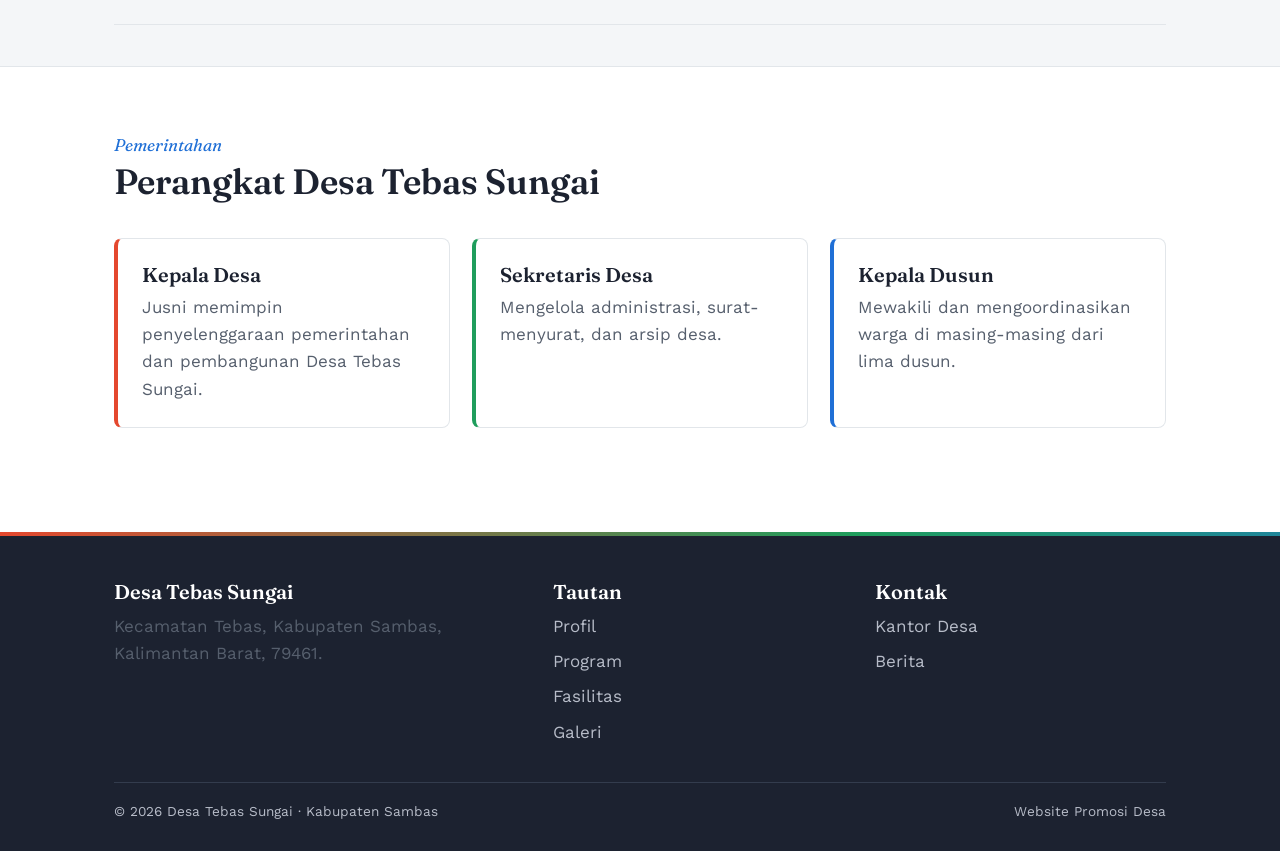
<file: profil.html>
<!DOCTYPE html>
<html lang="id">
<head>
<meta charset="UTF-8">
<meta name="viewport" content="width=device-width, initial-scale=1.0">
<title>Profil | Desa Tebas Sungai</title>
<link rel="preconnect" href="https://fonts.googleapis.com">
<link href="https://fonts.googleapis.com/css2?family=Fraunces:ital,wght@0,500;0,600;1,500&family=Work+Sans:wght@400;500;600&display=swap" rel="stylesheet">
<link rel="stylesheet" href="style.css">
</head>
<body>

<nav class="site-nav">
  <div class="wrap">
    <a class="brand" href="index.html">
      <span class="brand-mark">TS</span>
      <span>Desa Tebas Sungai<small>Kabupaten Sambas</small></span>
    </a>
    <button class="nav-toggle" aria-label="Buka menu" aria-expanded="false"><span></span></button>
    <ul class="nav-links">
      <li><a href="index.html">Beranda</a></li>
      <li><a href="profil.html" aria-current="page">Profil</a></li>
      <li><a href="program.html">Program</a></li>
      <li><a href="fasilitas.html">Fasilitas</a></li>
      <li><a href="galeri.html">Galeri</a></li>
      <li><a href="berita.html">Berita</a></li>
      <li><a href="kontak.html">Kontak</a></li>
    </ul>
  </div>
</nav>

<section class="block page-hero">
  <div class="wrap">
    <div class="section-head">
      <span class="kicker">Profil desa</span>
      <h1>Sejarah dan Visi Desa Tebas Sungai</h1>
      <p>Riwayat Desa Tebas Sungai bermula dari pembukaan lahan di sekitar aliran Sungai Tebas pada masa pemerintahan Sultan Muhammad Tsafiuddin I dari Kesultanan Sambas. Wilayah ini terus berkembang melewati masa kolonial hingga Kecamatan Tebas resmi terbentuk pada 17 Agustus 1956. Kini, Desa Tebas Sungai tumbuh menjadi salah satu desa dengan penduduk terpadat di kecamatan, dengan klasifikasi wilayah perkotaan desa.</p>
    </div>
  </div>
</section>

<section class="block" style="padding-top:40px;">
  <div class="wrap">
    <div class="grid-2">
      <div class="card">
        <h3>Visi</h3>
        <p>Mewujudkan Desa Tebas Sungai yang mandiri, sejahtera, dan berbudaya, dengan memanfaatkan letaknya di tepi Sungai Tebas sebagai penopang kehidupan warga.</p>
      </div>
      <div class="card">
        <h3>Misi</h3>
        <p>Meningkatkan hasil pertanian dan perdagangan, memperluas akses pendidikan dan kesehatan di lima dusun, serta menjaga kelestarian Sungai Tebas dan lingkungan sekitarnya.</p>
      </div>
    </div>
  </div>
</section>

<section class="block tight" style="background:var(--paper-tint); border-top:1px solid var(--line); border-bottom:1px solid var(--line);">
  <div class="wrap">
    <div class="section-head">
      <span class="kicker">Wilayah</span>
      <h2>Dusun di Desa Tebas Sungai</h2>
      <p>Desa Tebas Sungai terbagi menjadi lima dusun.</p>
    </div>
    <ul class="list-hamlet">
      <li><span class="num">1</span><div><h3>Dusun Cempaka</h3><p>Salah satu dusun inti di pusat Desa Tebas Sungai.</p></div></li>
      <li><span class="num">2</span><div><h3>Dusun Kenanga</h3><p>Kawasan permukiman padat dekat aliran Sungai Tebas.</p></div></li>
      <li><span class="num">3</span><div><h3>Dusun Mawar</h3><p>Dusun dengan aktivitas pertanian dan perkebunan warga.</p></div></li>
      <li><span class="num">4</span><div><h3>Dusun Melati</h3><p>Berbatasan dengan wilayah desa tetangga di Kecamatan Tebas.</p></div></li>
      <li><span class="num">5</span><div><h3>Dusun Tanjung Sari</h3><p>Dusun di bagian desa dengan akses menuju pusat kecamatan.</p></div></li>
    </ul>
  </div>
</section>

<section class="block">
  <div class="wrap">
    <div class="section-head">
      <span class="kicker">Pemerintahan</span>
      <h2>Perangkat Desa Tebas Sungai</h2>
    </div>
    <div class="grid-3">
      <div class="card"><h3>Kepala Desa</h3><p>Jusni memimpin penyelenggaraan pemerintahan dan pembangunan Desa Tebas Sungai.</p></div>
      <div class="card"><h3>Sekretaris Desa</h3><p>Mengelola administrasi, surat-menyurat, dan arsip desa.</p></div>
      <div class="card"><h3>Kepala Dusun</h3><p>Mewakili dan mengoordinasikan warga di masing-masing dari lima dusun.</p></div>
    </div>
  </div>
</section>

<footer class="site-footer">
  <div class="wrap">
    <div class="footer-grid">
      <div>
        <h3>Desa Tebas Sungai</h3>
        <p>Kecamatan Tebas, Kabupaten Sambas, Kalimantan Barat, 79461.</p>
      </div>
      <div>
        <h3>Tautan</h3>
        <a href="profil.html">Profil</a>
        <a href="program.html">Program</a>
        <a href="fasilitas.html">Fasilitas</a>
        <a href="galeri.html">Galeri</a>
      </div>
      <div>
        <h3>Kontak</h3>
        <a href="kontak.html">Kantor Desa</a>
        <a href="berita.html">Berita</a>
      </div>
    </div>
    <div class="footer-bottom">
      <span>© 2026 Desa Tebas Sungai · Kabupaten Sambas</span>
      <span>Website Promosi Desa</span>
    </div>
  </div>
</footer>

<script src="script.js"></script>
</body>
</html>
</file>
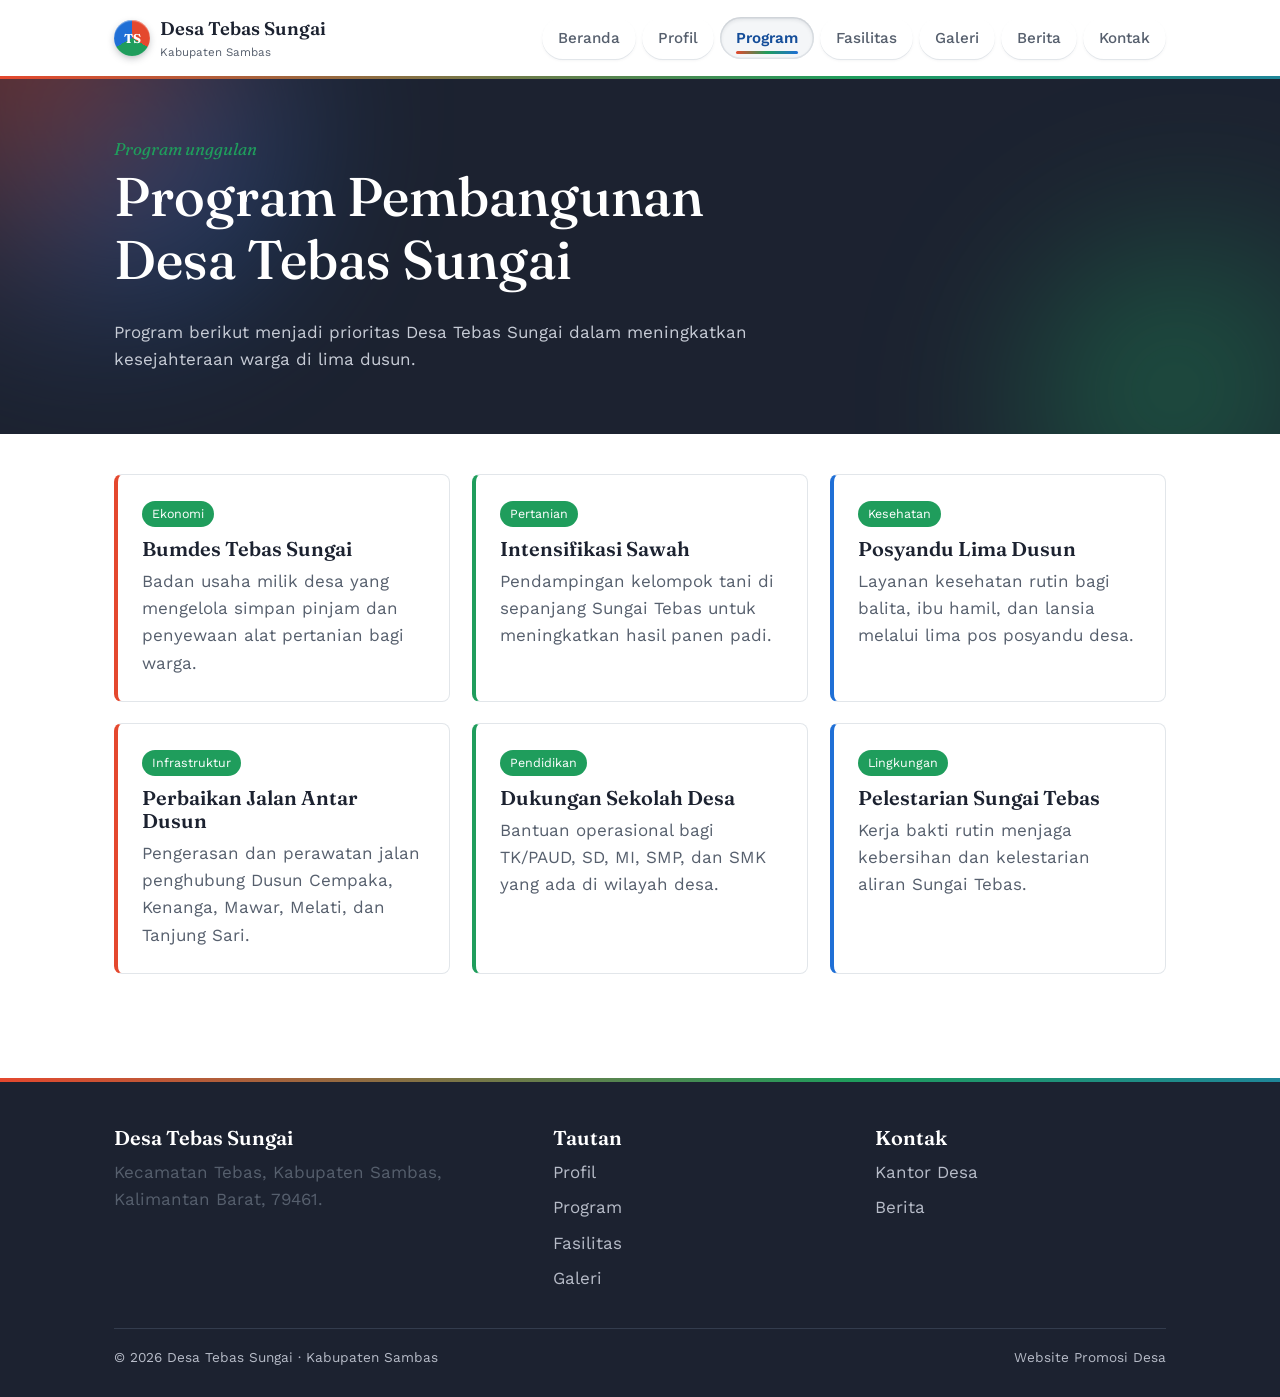
<file: program.html>
<!DOCTYPE html>
<html lang="id">
<head>
<meta charset="UTF-8">
<meta name="viewport" content="width=device-width, initial-scale=1.0">
<title>Program | Desa Tebas Sungai</title>
<link rel="preconnect" href="https://fonts.googleapis.com">
<link href="https://fonts.googleapis.com/css2?family=Fraunces:ital,wght@0,500;0,600;1,500&family=Work+Sans:wght@400;500;600&display=swap" rel="stylesheet">
<link rel="stylesheet" href="style.css">
</head>
<body>

<nav class="site-nav">
  <div class="wrap">
    <a class="brand" href="index.html">
      <span class="brand-mark">TS</span>
      <span>Desa Tebas Sungai<small>Kabupaten Sambas</small></span>
    </a>
    <button class="nav-toggle" aria-label="Buka menu" aria-expanded="false"><span></span></button>
    <ul class="nav-links">
      <li><a href="index.html">Beranda</a></li>
      <li><a href="profil.html">Profil</a></li>
      <li><a href="program.html" aria-current="page">Program</a></li>
      <li><a href="fasilitas.html">Fasilitas</a></li>
      <li><a href="galeri.html">Galeri</a></li>
      <li><a href="berita.html">Berita</a></li>
      <li><a href="kontak.html">Kontak</a></li>
    </ul>
  </div>
</nav>

<section class="block page-hero">
  <div class="wrap">
    <div class="section-head">
      <span class="kicker">Program unggulan</span>
      <h1>Program Pembangunan Desa Tebas Sungai</h1>
      <p>Program berikut menjadi prioritas Desa Tebas Sungai dalam meningkatkan kesejahteraan warga di lima dusun.</p>
    </div>
  </div>
</section>

<section class="block" style="padding-top:40px;">
  <div class="wrap">
    <div class="grid-3">
      <div class="card"><span class="tag">Ekonomi</span><h3>Bumdes Tebas Sungai</h3><p>Badan usaha milik desa yang mengelola simpan pinjam dan penyewaan alat pertanian bagi warga.</p></div>
      <div class="card"><span class="tag">Pertanian</span><h3>Intensifikasi Sawah</h3><p>Pendampingan kelompok tani di sepanjang Sungai Tebas untuk meningkatkan hasil panen padi.</p></div>
      <div class="card"><span class="tag">Kesehatan</span><h3>Posyandu Lima Dusun</h3><p>Layanan kesehatan rutin bagi balita, ibu hamil, dan lansia melalui lima pos posyandu desa.</p></div>
      <div class="card"><span class="tag">Infrastruktur</span><h3>Perbaikan Jalan Antar Dusun</h3><p>Pengerasan dan perawatan jalan penghubung Dusun Cempaka, Kenanga, Mawar, Melati, dan Tanjung Sari.</p></div>
      <div class="card"><span class="tag">Pendidikan</span><h3>Dukungan Sekolah Desa</h3><p>Bantuan operasional bagi TK/PAUD, SD, MI, SMP, dan SMK yang ada di wilayah desa.</p></div>
      <div class="card"><span class="tag">Lingkungan</span><h3>Pelestarian Sungai Tebas</h3><p>Kerja bakti rutin menjaga kebersihan dan kelestarian aliran Sungai Tebas.</p></div>
    </div>
  </div>
</section>

<footer class="site-footer">
  <div class="wrap">
    <div class="footer-grid">
      <div>
        <h3>Desa Tebas Sungai</h3>
        <p>Kecamatan Tebas, Kabupaten Sambas, Kalimantan Barat, 79461.</p>
      </div>
      <div>
        <h3>Tautan</h3>
        <a href="profil.html">Profil</a>
        <a href="program.html">Program</a>
        <a href="fasilitas.html">Fasilitas</a>
        <a href="galeri.html">Galeri</a>
      </div>
      <div>
        <h3>Kontak</h3>
        <a href="kontak.html">Kantor Desa</a>
        <a href="berita.html">Berita</a>
      </div>
    </div>
    <div class="footer-bottom">
      <span>© 2026 Desa Tebas Sungai · Kabupaten Sambas</span>
      <span>Website Promosi Desa</span>
    </div>
  </div>
</footer>

<script src="script.js"></script>
</body>
</html>
</file>
<file: style.css>
/* =========================================================
   Desa Tebas Sungai — stylesheet
   Palette: RGB-inspired — merah, hijau, biru sebagai aksen
   di atas dasar putih bersih, terinspirasi Sungai Tebas
   dan pertanian sekitarnya.
   ========================================================= */

:root {
  --red: #e4482e;
  --red-deep: #b6341e;
  --green: #1f9d5c;
  --green-deep: #147245;
  --blue: #1f6fd6;
  --blue-deep: #144d99;
  --ink: #1c2230;
  --ink-soft: #565f6d;
  --paper: #ffffff;
  --paper-tint: #f4f6f8;
  --line: #e2e6ea;

  --font-display: "Fraunces", "Iowan Old Style", Georgia, serif;
  --font-body: "Work Sans", "Segoe UI", sans-serif;

  --max-w: 1100px;
}

* { box-sizing: border-box; }
html { scroll-behavior: smooth; }

@media (prefers-reduced-motion: reduce) {
  html { scroll-behavior: auto; }
  *, *::before, *::after { animation-duration: 0.001ms !important; transition-duration: 0.001ms !important; }
  .reveal { opacity: 1 !important; transform: none !important; }
}

/* ---------- Animasi muncul saat discroll ---------- */
.reveal {
  opacity: 0;
  transform: translateY(22px);
  transition: opacity 0.6s ease, transform 0.6s ease;
  will-change: transform, opacity;
}
.reveal.in-view { opacity: 1; transform: translateY(0); }

.card, .gallery-scene { transition: transform 0.25s ease, box-shadow 0.25s ease; transform-style: preserve-3d; }
.card:hover, .gallery-scene:hover { box-shadow: 0 18px 30px -18px rgba(28,34,48,0.28); }

body {
  margin: 0;
  background: var(--paper);
  color: var(--ink);
  font-family: var(--font-body);
  font-size: 17px;
  line-height: 1.6;
}

h1, h2, h3, h4 {
  font-family: var(--font-display);
  color: var(--ink);
  line-height: 1.15;
  margin: 0 0 0.5em;
  font-weight: 600;
}

h1 { font-size: clamp(2.2rem, 5vw, 3.4rem); font-weight: 500; }
h2 { font-size: clamp(1.6rem, 3vw, 2.2rem); }
h3 { font-size: 1.25rem; }

p { margin: 0 0 1em; max-width: 62ch; color: var(--ink-soft); }

a { color: var(--blue); }
a:focus-visible, button:focus-visible, input:focus-visible, textarea:focus-visible {
  outline: 3px solid var(--blue);
  outline-offset: 2px;
}

img { max-width: 100%; display: block; }

.wrap { max-width: var(--max-w); margin: 0 auto; padding: 0 24px; }

/* ---------- Navigation ---------- */

.site-nav {
  background: var(--paper);
  position: sticky;
  top: 0;
  z-index: 40;
}

.site-nav::after {
  content: "";
  display: block;
  height: 3px;
  background: linear-gradient(90deg, var(--red), var(--green), var(--blue), var(--red));
  background-size: 200% 100%;
  animation: flowRGB 6s linear infinite;
}

@keyframes flowRGB {
  0% { background-position: 0% 0; }
  100% { background-position: 200% 0; }
}

@media (prefers-reduced-motion: reduce) {
  .site-nav::after { animation: none; }
}

.site-nav .wrap {
  display: flex;
  align-items: center;
  justify-content: space-between;
  gap: 24px;
  padding-top: 14px;
  padding-bottom: 14px;
}

.brand {
  display: flex;
  align-items: center;
  gap: 10px;
  color: var(--ink);
  text-decoration: none;
  font-family: var(--font-display);
  font-size: 1.15rem;
  font-weight: 600;
}

.brand-mark {
  width: 36px;
  height: 36px;
  border-radius: 50%;
  background: conic-gradient(var(--red) 0deg 120deg, var(--green) 120deg 240deg, var(--blue) 240deg 360deg);
  display: grid;
  place-items: center;
  color: #fff;
  font-family: var(--font-display);
  font-weight: 700;
  font-size: 0.8rem;
  flex-shrink: 0;
  box-shadow: 0 3px 8px -2px rgba(28,34,48,0.4), inset 0 1px 1px rgba(255,255,255,0.5);
  transition: transform 0.4s cubic-bezier(0.34, 1.56, 0.64, 1);
}

.brand:hover .brand-mark { transform: rotate(18deg) scale(1.08); }

.brand small {
  display: block;
  font-family: var(--font-body);
  font-weight: 400;
  font-size: 0.72rem;
  color: var(--ink-soft);
}

.nav-links { list-style: none; display: flex; gap: 6px; margin: 0; padding: 0; perspective: 500px; }

@keyframes navDrop {
  0% { opacity: 0; transform: translateY(-14px) rotateX(-40deg); }
  100% { opacity: 1; transform: translateY(0) rotateX(0); }
}
.nav-links li { animation: navDrop 0.5s cubic-bezier(0.34, 1.56, 0.64, 1) backwards; }
.nav-links li:nth-child(1) { animation-delay: 0.05s; }
.nav-links li:nth-child(2) { animation-delay: 0.1s; }
.nav-links li:nth-child(3) { animation-delay: 0.15s; }
.nav-links li:nth-child(4) { animation-delay: 0.2s; }
.nav-links li:nth-child(5) { animation-delay: 0.25s; }
.nav-links li:nth-child(6) { animation-delay: 0.3s; }
.nav-links li:nth-child(7) { animation-delay: 0.35s; }

.nav-links a {
  position: relative;
  display: inline-block;
  color: var(--ink-soft);
  text-decoration: none;
  font-size: 0.95rem;
  font-weight: 500;
  padding: 9px 16px;
  border-radius: 999px;
  background: var(--paper);
  box-shadow: 0 1px 0 var(--line), 0 2px 4px -2px rgba(28,34,48,0.12);
  transform: translateY(0) translateZ(0);
  transition: transform 0.28s cubic-bezier(0.34, 1.56, 0.64, 1),
              box-shadow 0.28s ease,
              color 0.2s ease,
              background 0.2s ease;
}

.nav-links li:nth-child(3n+1) a:hover,
.nav-links li:nth-child(3n+1) a[aria-current="page"] { color: var(--red-deep); }
.nav-links li:nth-child(3n+2) a:hover,
.nav-links li:nth-child(3n+2) a[aria-current="page"] { color: var(--green-deep); }
.nav-links li:nth-child(3n+3) a:hover,
.nav-links li:nth-child(3n+3) a[aria-current="page"] { color: var(--blue-deep); }

.nav-links a:hover {
  transform: translateY(-3px) rotateX(8deg);
  box-shadow: 0 8px 14px -6px rgba(28,34,48,0.28), 0 2px 4px rgba(28,34,48,0.1);
  background: var(--paper-tint);
}

.nav-links a:active {
  transform: translateY(0) scale(0.96);
  transition-duration: 0.08s;
}

.nav-links a[aria-current="page"] {
  font-weight: 600;
  background: var(--paper-tint);
  box-shadow: inset 0 2px 4px rgba(28,34,48,0.12), inset 0 0 0 1.5px var(--line);
}

.nav-links a[aria-current="page"]::after {
  content: "";
  position: absolute;
  left: 16px;
  right: 16px;
  bottom: 5px;
  height: 3px;
  border-radius: 2px;
  background: linear-gradient(90deg, var(--red), var(--green), var(--blue));
}

.nav-toggle {
  display: none;
  position: relative;
  width: 42px;
  height: 38px;
  background: var(--paper);
  border: 1px solid var(--line);
  color: transparent;
  border-radius: 10px;
  padding: 0;
  box-shadow: 0 2px 5px -2px rgba(28,34,48,0.2);
  transition: transform 0.15s ease, box-shadow 0.15s ease;
}

.nav-toggle:hover { transform: translateY(-1px); box-shadow: 0 5px 10px -4px rgba(28,34,48,0.3); }
.nav-toggle:active { transform: translateY(0) scale(0.95); }

.nav-toggle span,
.nav-toggle::before,
.nav-toggle::after {
  content: "";
  position: absolute;
  left: 10px;
  right: 10px;
  height: 2px;
  border-radius: 2px;
  background: var(--ink);
  transition: transform 0.3s ease, opacity 0.2s ease, top 0.3s ease;
}
.nav-toggle::before { top: 13px; }
.nav-toggle span { top: 18px; }
.nav-toggle::after { top: 23px; }

.nav-toggle[aria-expanded="true"]::before { top: 18px; transform: rotate(45deg); }
.nav-toggle[aria-expanded="true"] span { opacity: 0; }
.nav-toggle[aria-expanded="true"]::after { top: 18px; transform: rotate(-45deg); }

@media (max-width: 760px) {
  .nav-toggle { display: block; }
  .nav-links { display: none; flex-direction: column; width: 100%; padding: 10px 0 16px; gap: 8px; }
  .nav-links.open { display: flex; }
  .nav-links a:hover { transform: translateX(4px); }
  .site-nav .wrap { flex-wrap: wrap; }
}

/* ---------- Hero ---------- */

.hero {
  background: var(--ink);
  position: relative;
  overflow: hidden;
  isolation: isolate;
}

/* ---------- Ambient RGB glow: HD, bergerak pelan ---------- */
.hero::before,
.hero::after {
  content: "";
  position: absolute;
  z-index: -1;
  width: 520px;
  height: 520px;
  border-radius: 50%;
  filter: blur(90px);
  opacity: 0.55;
  pointer-events: none;
}

.hero::before {
  top: -220px;
  left: -140px;
  background: radial-gradient(circle at 30% 30%, var(--red), transparent 70%),
              radial-gradient(circle at 70% 70%, var(--blue), transparent 70%);
  animation: glowDrift1 16s ease-in-out infinite;
}

.hero::after {
  bottom: -260px;
  right: -160px;
  background: radial-gradient(circle at 40% 40%, var(--green), transparent 70%),
              radial-gradient(circle at 65% 60%, var(--blue), transparent 70%);
  animation: glowDrift2 20s ease-in-out infinite;
}

@keyframes glowDrift1 {
  0%, 100% { transform: translate(0, 0) scale(1); }
  50% { transform: translate(60px, 40px) scale(1.15); }
}
@keyframes glowDrift2 {
  0%, 100% { transform: translate(0, 0) scale(1); }
  50% { transform: translate(-50px, -30px) scale(1.1); }
}

@media (prefers-reduced-motion: reduce) {
  .hero::before, .hero::after { animation: none; }
}

.hero-inner {
  display: grid;
  grid-template-columns: 1.1fr 0.9fr;
  gap: 40px;
  align-items: center;
  padding: 64px 0;
}

.hero-text { color: #fff; }

.hero-eyebrow {
  color: var(--green);
  font-family: var(--font-display);
  font-style: italic;
  font-size: 1.05rem;
  margin-bottom: 6px;
}

.hero-text h1 { color: #fff; }
.hero-text p { color: #c7ccd6; font-size: 1.08rem; max-width: 46ch; }

.hero-actions { display: flex; gap: 14px; margin-top: 20px; flex-wrap: wrap; }

.btn {
  display: inline-block;
  padding: 11px 22px;
  border-radius: 999px;
  text-decoration: none;
  font-size: 0.95rem;
  font-weight: 600;
  border: 1px solid transparent;
  transition: transform 0.25s cubic-bezier(0.34, 1.56, 0.64, 1), box-shadow 0.25s ease;
}

.btn:hover { transform: translateY(-3px); }
.btn:active { transform: translateY(-1px) scale(0.97); transition-duration: 0.08s; }

.btn-red {
  background: var(--red);
  color: #fff;
  box-shadow: 0 4px 0 var(--red-deep), 0 8px 14px -6px rgba(228,72,46,0.55);
}
.btn-red:hover { box-shadow: 0 6px 0 var(--red-deep), 0 14px 20px -8px rgba(228,72,46,0.6); }
.btn-red:active { box-shadow: 0 2px 0 var(--red-deep); }

.btn-outline {
  border-color: #ffffff55;
  color: #fff;
  box-shadow: inset 0 0 0 1px transparent;
}
.btn-outline:hover { background: #ffffff14; border-color: #ffffff88; }

.hero-art { align-self: center; perspective: 900px; }
.hero-art svg { display: block; filter: drop-shadow(0 20px 30px rgba(0,0,0,0.35)); }

/* Elemen bergerak dalam ilustrasi hero: matahari berdenyut,
   air berkilau, awan & perahu bergeser pelan, burung mengepak */
.sun-glow { animation: pulseGlow 4s ease-in-out infinite; transform-origin: center; }
.water-shimmer { animation: shimmer 3.2s ease-in-out infinite; }
.water-shimmer2 { animation: shimmer 3.6s ease-in-out infinite 0.4s; }
.cloud-drift { animation: driftX 14s ease-in-out infinite; }
.cloud-drift2 { animation: driftX 18s ease-in-out infinite 2s; }
.boat-bob { animation: bob 3s ease-in-out infinite; transform-origin: center; }
.bird-flap { animation: flap 1.2s ease-in-out infinite; transform-origin: center; }
.bird-flap2 { animation: flap 1.2s ease-in-out infinite 0.3s; transform-origin: center; }
.leaf-sway { animation: sway 5s ease-in-out infinite; transform-origin: bottom center; }

@keyframes pulseGlow { 0%,100% { opacity: 0.85; transform: scale(1); } 50% { opacity: 1; transform: scale(1.06); } }
@keyframes shimmer { 0%,100% { opacity: 0.55; } 50% { opacity: 1; } }
@keyframes driftX { 0%,100% { transform: translateX(0); } 50% { transform: translateX(14px); } }
@keyframes bob { 0%,100% { transform: translateY(0) rotate(0deg); } 50% { transform: translateY(-5px) rotate(-1.5deg); } }
@keyframes flap { 0%,100% { transform: scaleY(1); } 50% { transform: scaleY(0.55); } }
@keyframes sway { 0%,100% { transform: rotate(-3deg); } 50% { transform: rotate(3deg); } }

/* ---------- Stats strip ---------- */

.stats { background: var(--paper-tint); border-bottom: 1px solid var(--line); }

.stats-grid { display: grid; grid-template-columns: repeat(4, 1fr); gap: 24px; padding: 36px 0; }

.stat { border-top: 3px solid var(--red); padding-top: 10px; }
.stat:nth-child(2) { border-top-color: var(--green); }
.stat:nth-child(3) { border-top-color: var(--blue); }
.stat:nth-child(4) { border-top-color: var(--red); }

.stat b { display: block; font-family: var(--font-display); font-size: 2.1rem; color: var(--ink); }
.stat span { color: var(--ink-soft); font-size: 0.92rem; }

@media (max-width: 700px) {
  .hero-inner { grid-template-columns: 1fr; }
  .hero-art { display: none; }
  .stats-grid { grid-template-columns: 1fr 1fr; }
}

/* ---------- Sections ---------- */

section.block { padding: 64px 0; }
section.block.tight { padding: 40px 0; }

.section-head { max-width: 60ch; margin-bottom: 36px; }
.section-head .kicker { font-family: var(--font-display); font-style: italic; color: var(--blue); margin-bottom: 4px; display: block; }

/* ---------- Page hero: header gelap + glow RGB untuk halaman selain beranda ---------- */
.page-hero {
  background: var(--ink);
  position: relative;
  overflow: hidden;
  isolation: isolate;
  padding: 56px 0 44px !important;
  margin-bottom: 0;
}
.page-hero::before,
.page-hero::after {
  content: "";
  position: absolute;
  z-index: -1;
  width: 420px;
  height: 420px;
  border-radius: 50%;
  filter: blur(80px);
  opacity: 0.5;
  pointer-events: none;
}
.page-hero::before {
  top: -180px; left: -120px;
  background: radial-gradient(circle at 30% 30%, var(--red), transparent 70%),
              radial-gradient(circle at 70% 70%, var(--blue), transparent 70%);
  animation: glowDrift1 16s ease-in-out infinite;
}
.page-hero::after {
  bottom: -200px; right: -140px;
  background: radial-gradient(circle at 40% 40%, var(--green), transparent 70%);
  animation: glowDrift2 20s ease-in-out infinite;
}
.page-hero .section-head { margin-bottom: 0; }
.page-hero .kicker { color: var(--green); }
.page-hero h1, .page-hero h2 { color: #fff; }
.page-hero p { color: #c7ccd6; }

@media (prefers-reduced-motion: reduce) {
  .page-hero::before, .page-hero::after { animation: none; }
}

.grid-3 { display: grid; grid-template-columns: repeat(3, 1fr); gap: 22px; }
.grid-2 { display: grid; grid-template-columns: 1fr 1fr; gap: 28px; }

@media (max-width: 760px) {
  .grid-3 { grid-template-columns: 1fr; }
  .grid-2 { grid-template-columns: 1fr; }
}

.card {
  background: var(--paper);
  border: 1px solid var(--line);
  border-left: 4px solid var(--blue);
  border-radius: 8px;
  padding: 24px;
}

.grid-3 .card:nth-child(3n+1) { border-left-color: var(--red); }
.grid-3 .card:nth-child(3n+2) { border-left-color: var(--green); }
.grid-3 .card:nth-child(3n+3) { border-left-color: var(--blue); }

.card h3 { margin-bottom: 8px; }
.card p { margin-bottom: 0; }

.list-hamlet { list-style: none; margin: 0; padding: 0; display: grid; gap: 10px; }

.list-hamlet li {
  display: flex;
  gap: 14px;
  align-items: baseline;
  padding: 14px 0;
  border-bottom: 1px solid var(--line);
}

.list-hamlet li:nth-child(3n+1) .num { color: var(--red); }
.list-hamlet li:nth-child(3n+2) .num { color: var(--green); }
.list-hamlet li:nth-child(3n+3) .num { color: var(--blue); }

.list-hamlet .num { font-family: var(--font-display); font-size: 1.3rem; width: 28px; flex-shrink: 0; }

.photo-tile {
  aspect-ratio: 4/3;
  border-radius: 8px;
  display: grid;
  place-items: center;
  color: #ffffffdd;
  font-size: 0.85rem;
  overflow: hidden;
  text-align: center;
  padding: 12px;
}

.photo-tile:nth-child(6n+1) { background: linear-gradient(135deg, var(--red), var(--red-deep)); }
.photo-tile:nth-child(6n+2) { background: linear-gradient(135deg, var(--green), var(--green-deep)); }
.photo-tile:nth-child(6n+3) { background: linear-gradient(135deg, var(--blue), var(--blue-deep)); }
.photo-tile:nth-child(6n+4) { background: linear-gradient(135deg, var(--blue), var(--red)); }
.photo-tile:nth-child(6n+5) { background: linear-gradient(135deg, var(--green), var(--blue)); }
.photo-tile:nth-child(6n+6) { background: linear-gradient(135deg, var(--red), var(--green)); }

/* ---------- Galeri: ilustrasi adegan orisinal ---------- */
.gallery-scene {
  margin: 0;
  border-radius: 12px;
  overflow: hidden;
  background: var(--paper);
  border: 1px solid var(--line);
  perspective: 700px;
}
.gallery-scene .scene-frame {
  aspect-ratio: 4/3;
  overflow: hidden;
  position: relative;
}
.gallery-scene svg,
.gallery-scene img {
  width: 100%;
  height: 100%;
  object-fit: cover;
  display: block;
  transition: transform 0.5s ease;
}
.gallery-scene:hover svg,
.gallery-scene:hover img { transform: scale(1.06); }
.gallery-scene .scene-caption {
  padding: 14px 16px;
  border-top: 1px solid var(--line);
}
.gallery-scene .scene-caption h3 { margin-bottom: 2px; font-size: 1.05rem; }
.gallery-scene .scene-caption span {
  font-size: 0.8rem;
  color: var(--ink-soft);
}

.news-item { border-bottom: 1px solid var(--line); padding: 22px 0; }
.news-date { color: var(--blue); font-size: 0.85rem; display: block; margin-bottom: 6px; }

.tag {
  display: inline-block;
  font-size: 0.78rem;
  color: #fff;
  background: var(--green);
  padding: 3px 10px;
  border-radius: 999px;
  margin-bottom: 10px;
}

/* ---------- Contact / form ---------- */

.contact-form { display: grid; gap: 14px; }
.contact-form label { display: block; font-size: 0.88rem; color: var(--ink-soft); margin-bottom: 5px; }

.contact-form input, .contact-form textarea {
  width: 100%;
  padding: 11px 13px;
  border: 1px solid var(--line);
  border-radius: 8px;
  font-family: var(--font-body);
  font-size: 0.98rem;
  background: var(--paper-tint);
  color: var(--ink);
}

/* ---------- Footer ---------- */

footer.site-footer {
  background: var(--ink);
  color: #b7bcc8;
  padding: 48px 0 28px;
  margin-top: 40px;
  position: relative;
}

footer.site-footer::before {
  content: "";
  position: absolute;
  top: 0; left: 0; right: 0;
  height: 4px;
  background: linear-gradient(90deg, var(--red), var(--green), var(--blue), var(--red));
  background-size: 200% 100%;
  animation: flowRGB 6s linear infinite;
}

@media (prefers-reduced-motion: reduce) {
  footer.site-footer::before { animation: none; }
}

footer.site-footer h3 { color: #fff; }

.footer-grid { display: grid; grid-template-columns: 1.4fr 1fr 1fr; gap: 32px; margin-bottom: 28px; }
.footer-grid a { color: #b7bcc8; text-decoration: none; display: block; margin-bottom: 8px; }
.footer-grid a:hover { color: #fff; }

.footer-bottom {
  border-top: 1px solid #333c4d;
  padding-top: 18px;
  font-size: 0.85rem;
  display: flex;
  justify-content: space-between;
  flex-wrap: wrap;
  gap: 10px;
}

@media (max-width: 700px) {
  .footer-grid { grid-template-columns: 1fr; }
}
</file>
